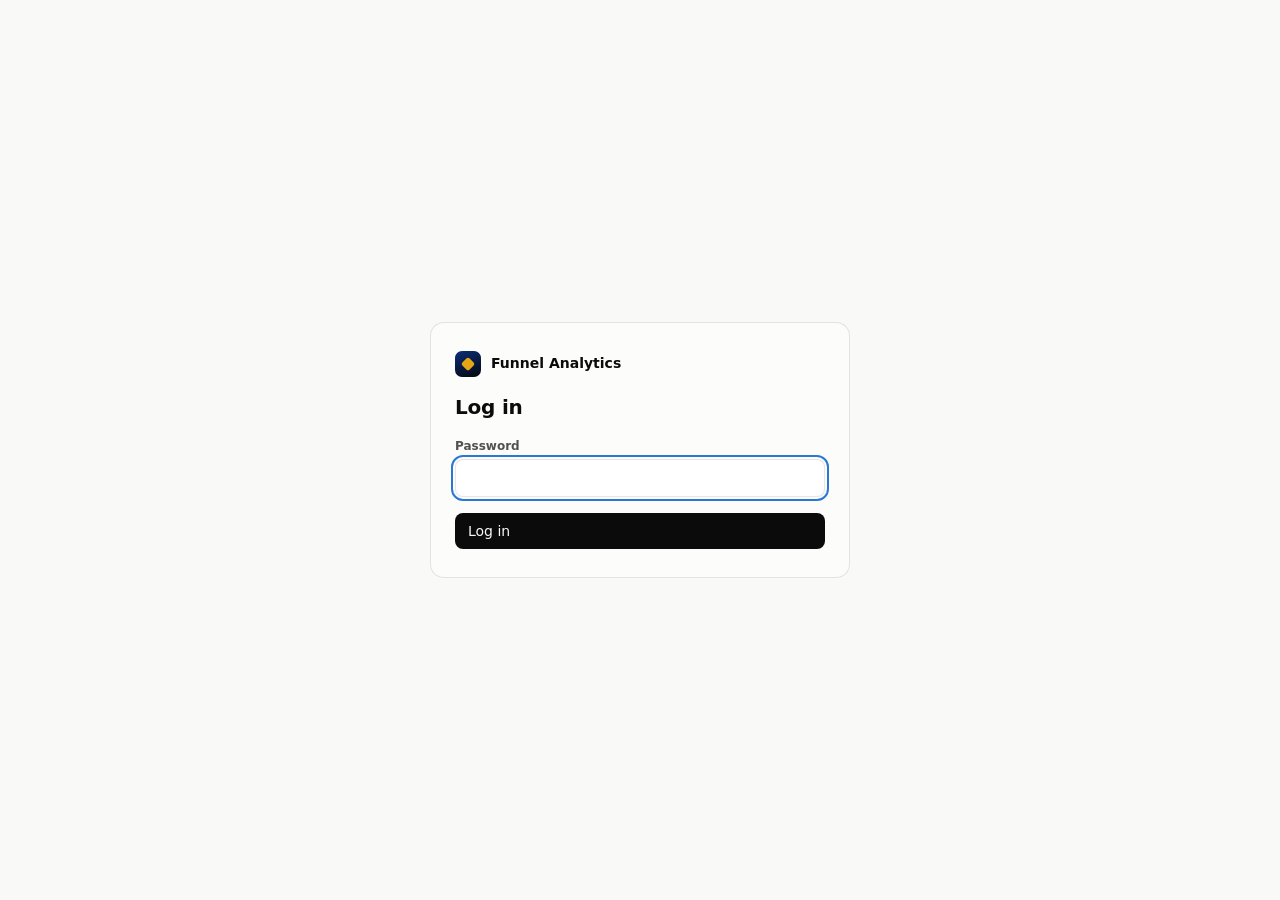
<file: admin/index.html>
<!doctype html>
<html lang="en">
<head>
<meta charset="utf-8">
<meta name="viewport" content="width=device-width, initial-scale=1">
<meta name="robots" content="noindex, nofollow">
<title>Henry FX · Funnel Analytics</title>
<link rel="icon" href="/favicon.ico?v=bw" sizes="any">
<!--
  /admin: the funnel's analytics dashboard. Data comes from /api/admin, which needs
  the ADMIN_PASSWORD set on Vercel. Everything on this page is filtered by the date range, source and
  A/B version in the bar at the top. The numbers come from assets/track.js (on the funnel pages, through
  assets/site/funnel.js) and
  /go/<name> short links. Setup steps: README.md → "Analytics dashboard (/admin)".
-->
<style>
:root {
  color-scheme: light;
  --font: system-ui, -apple-system, "Segoe UI", Roboto, "Helvetica Neue", Arial, sans-serif;
  --page: #f9f9f7;
  --surface: #fcfcfb;
  --raised: #ffffff;
  --ink: #0b0b0b;
  --ink-2: #52514e;
  --muted: #898781;
  --grid: #e1e0d9;
  --axis: #c3c2b7;
  --border: rgba(11, 11, 11, .10);
  --wash: rgba(11, 11, 11, .04);
  --good: #006300;
  --bad: #c42e2e;
  --accent: #2a78d6;
  --accent-wash: rgba(42, 120, 214, .10);
  --accent-ink: #1c5cab;
  --v1: #2a78d6;
  --v2: #eb6834;
  --gold: #e6a417;
  /* Traffic sources: each always wears its own color (stack order is the order below, checked for colorblind safety) */
  --c-youtube: #e34948;
  --c-facebook: #2a78d6;
  --c-instagram: #e87ba4;
  --c-email: #eda100;
  --c-tiktok: #1baf7a;
  --c-direct: #eb6834;
  --c-social: #6250d6;
  --c-search: #008300;
  --c-other: #a3a29b;
}
@media (prefers-color-scheme: dark) {
  :root:not([data-theme="light"]) {
    color-scheme: dark;
    --page: #0d0d0d; --surface: #1a1a19; --raised: #232321; --ink: #f0efec; --ink-2: #c3c2b7; --muted: #898781;
    --grid: #2c2c2a; --axis: #383835; --border: rgba(255, 255, 255, .10); --wash: rgba(255, 255, 255, .05);
    --good: #0ca30c; --bad: #e66767; --accent: #3987e5; --accent-wash: rgba(57, 135, 229, .14); --accent-ink: #86b6ef;
    --v1: #3987e5; --v2: #d95926;
    --c-youtube: #e66767; --c-facebook: #3987e5; --c-instagram: #d55181; --c-email: #c98500; --c-tiktok: #199e70;
    --c-direct: #d95926; --c-social: #9085e9; --c-search: #008300; --c-other: #6b6a64;
  }
}
:root[data-theme="dark"] {
  color-scheme: dark;
  --page: #0d0d0d; --surface: #1a1a19; --raised: #232321; --ink: #f0efec; --ink-2: #c3c2b7; --muted: #898781;
  --grid: #2c2c2a; --axis: #383835; --border: rgba(255, 255, 255, .10); --wash: rgba(255, 255, 255, .05);
  --good: #0ca30c; --bad: #e66767; --accent: #3987e5; --accent-wash: rgba(57, 135, 229, .14); --accent-ink: #86b6ef;
  --v1: #3987e5; --v2: #d95926;
  --c-youtube: #e66767; --c-facebook: #3987e5; --c-instagram: #d55181; --c-email: #c98500; --c-tiktok: #199e70;
  --c-direct: #d95926; --c-social: #9085e9; --c-search: #008300; --c-other: #6b6a64;
}

* { box-sizing: border-box; }
html, body { margin: 0; }
body { background: var(--page); color: var(--ink); font: 14px/1.45 var(--font); -webkit-font-smoothing: antialiased; }
[hidden] { display: none !important; }
button, input, select { font: inherit; color: inherit; }
a { color: var(--accent-ink); }
:focus-visible { outline: 2px solid var(--accent); outline-offset: 2px; }
.num { font-variant-numeric: tabular-nums; }
.muted { color: var(--muted); }
.sub { color: var(--ink-2); }
h1, h2, h3 { margin: 0; font-weight: 650; letter-spacing: -.01em; }
h2 { font-size: 15px; }
code, .mono { font-family: ui-monospace, SFMono-Regular, Menlo, Consolas, monospace; font-size: 12.5px; }

/* ---------- Buttons & fields ---------- */
.btn { display: inline-flex; align-items: center; gap: 6px; padding: 7px 12px; border-radius: 8px; border: 1px solid var(--border); background: var(--raised); cursor: pointer; white-space: nowrap; }
.btn:hover { background: var(--wash); }
.btn--primary { background: var(--ink); color: var(--page); border-color: transparent; }
.btn--primary:hover { background: var(--ink); opacity: .88; }
.btn--ghost { background: transparent; border-color: transparent; }
.btn--danger { color: var(--bad); }
.btn svg { width: 16px; height: 16px; flex: none; }
.field { display: grid; gap: 4px; }
.field > span { font-size: 12px; color: var(--ink-2); font-weight: 550; }
.input, .select { width: 100%; padding: 8px 10px; border-radius: 8px; border: 1px solid var(--border); background: var(--raised); min-height: 36px; }
.select { padding-right: 28px; appearance: none; background-image: url("data:image/svg+xml,%3Csvg xmlns='http://www.w3.org/2000/svg' viewBox='0 0 24 24' fill='none' stroke='%23898781' stroke-width='2'%3E%3Cpath d='M6 9l6 6 6-6'/%3E%3C/svg%3E"); background-repeat: no-repeat; background-position: right 8px center; background-size: 14px; }
.pill { display: inline-flex; align-items: center; gap: 6px; padding: 3px 9px; border-radius: 99px; background: var(--wash); font-size: 12px; color: var(--ink-2); white-space: nowrap; }
.badge { display: inline-block; padding: 1px 6px; border-radius: 4px; font-size: 11px; font-weight: 600; background: var(--wash); color: var(--ink-2); vertical-align: 1px; }
.badge--warn { background: rgba(230, 164, 23, .16); color: var(--ink); }

/* ---------- Screens ---------- */
.center { min-height: 100vh; display: grid; place-items: center; padding: 24px 16px; }
.panel { width: 100%; max-width: 420px; background: var(--surface); border: 1px solid var(--border); border-radius: 14px; padding: 28px 24px; display: grid; gap: 16px; }
.panel--wide { max-width: 640px; }
.panel h1 { font-size: 20px; }
.logo { display: inline-flex; align-items: center; gap: 10px; font-weight: 650; }
.logo i { width: 26px; height: 26px; border-radius: 7px; background: linear-gradient(160deg, #0c2f78, #04060c); display: grid; place-items: center; }
.logo i::after { content: ""; width: 10px; height: 10px; border-radius: 2px; background: var(--gold); transform: rotate(45deg); }
.steps { margin: 0; padding-left: 20px; display: grid; gap: 10px; color: var(--ink-2); }
.steps b { color: var(--ink); }
.error { color: var(--bad); margin: 0; font-size: 13px; }

/* ---------- Top bar & filters ---------- */
.top { position: sticky; top: 0; z-index: 20; background: color-mix(in srgb, var(--page) 88%, transparent); backdrop-filter: blur(10px); border-bottom: 1px solid var(--border); }
.top__row { max-width: 1280px; margin: 0 auto; padding: 10px 16px; display: flex; align-items: center; gap: 12px; flex-wrap: wrap; }
.tabs { display: flex; gap: 2px; padding: 3px; background: var(--wash); border-radius: 10px; }
.tab { padding: 5px 12px; border-radius: 7px; border: 0; background: transparent; cursor: pointer; color: var(--ink-2); font-weight: 550; }
.tab[aria-selected="true"] { background: var(--raised); color: var(--ink); box-shadow: 0 1px 2px rgba(0, 0, 0, .08); }
.spacer { flex: 1; }
.live { display: inline-flex; align-items: center; gap: 7px; font-size: 13px; color: var(--ink-2); }
.live i { width: 8px; height: 8px; border-radius: 50%; background: var(--muted); }
.live.is-on i { background: #0ca30c; box-shadow: 0 0 0 0 rgba(12, 163, 12, .5); animation: pulse 2s infinite; }
@keyframes pulse { 70% { box-shadow: 0 0 0 7px rgba(12, 163, 12, 0); } 100% { box-shadow: 0 0 0 0 rgba(12, 163, 12, 0); } }
@media (prefers-reduced-motion: reduce) { .live.is-on i { animation: none; } }
.filters { max-width: 1280px; margin: 0 auto; padding: 0 16px 10px; display: flex; align-items: flex-end; gap: 10px; flex-wrap: wrap; }
.filters .field { min-width: 150px; }
.filters .field--src { min-width: 220px; flex: 0 1 300px; }
.custom { display: flex; gap: 6px; align-items: flex-end; }
.custom .input { width: 150px; }
.updated { font-size: 12px; color: var(--muted); margin-left: auto; display: flex; align-items: center; gap: 8px; }
.chip-filter { display: inline-flex; align-items: center; gap: 6px; }

/* ---------- Layout ---------- */
.wrap { max-width: 1280px; margin: 0 auto; padding: 16px 16px 48px; display: grid; gap: 16px; }
.grid { display: grid; gap: 16px; grid-template-columns: repeat(12, minmax(0, 1fr)); }
.span-12 { grid-column: span 12; } .span-8 { grid-column: span 8; } .span-7 { grid-column: span 7; } .span-6 { grid-column: span 6; }
.span-5 { grid-column: span 5; } .span-4 { grid-column: span 4; }
@media (max-width: 960px) { .span-8, .span-7, .span-6, .span-5, .span-4 { grid-column: span 12; } }
.card { background: var(--surface); border: 1px solid var(--border); border-radius: 12px; padding: 16px; min-width: 0; transition: opacity .2s; }
.card__head { display: flex; align-items: baseline; gap: 10px; flex-wrap: wrap; margin-bottom: 12px; }
.card__head p { margin: 0; color: var(--muted); font-size: 12.5px; }
.card__head .spacer { flex: 1; }
.is-loading .card { opacity: .55; }
.note { margin: 10px 0 0; font-size: 12.5px; color: var(--muted); }
.banner { display: flex; gap: 12px; align-items: center; flex-wrap: wrap; padding: 12px 14px; border-radius: 10px; background: var(--accent-wash); border: 1px solid var(--border); }
.banner p { margin: 0; flex: 1; min-width: 220px; }
.empty { padding: 28px 12px; text-align: center; color: var(--muted); }

/* ---------- KPI tiles ---------- */
.kpis { display: grid; gap: 12px; grid-template-columns: repeat(auto-fit, minmax(170px, 1fr)); }
.kpi { background: var(--surface); border: 1px solid var(--border); border-radius: 12px; padding: 14px 14px 10px; display: grid; gap: 2px; min-width: 0; transition: opacity .2s; }
.kpi__label { font-size: 12.5px; color: var(--ink-2); font-weight: 550; }
.kpi__value { font-size: 28px; font-weight: 650; letter-spacing: -.02em; line-height: 1.15; }
.kpi__meta { display: flex; gap: 8px; align-items: baseline; flex-wrap: wrap; font-size: 12px; color: var(--muted); min-height: 18px; }
.kpi--hero .kpi__value { font-size: 48px; }
.delta { font-weight: 600; font-variant-numeric: tabular-nums; }
.delta.up { color: var(--good); } .delta.down { color: var(--bad); } .delta.flat { color: var(--muted); }
.spark { height: 28px; margin-top: 4px; }
.spark svg { display: block; width: 100%; height: 28px; overflow: visible; }

/* ---------- Funnel ---------- */
.funnel { display: grid; gap: 6px; }
.fstep { display: grid; grid-template-columns: minmax(150px, 220px) 1fr 64px 92px; gap: 12px; align-items: center; padding: 4px 6px; border-radius: 8px; }
.fstep:hover { background: var(--wash); }
.fstep__label { font-weight: 550; overflow: hidden; text-overflow: ellipsis; }
.fstep__label small { display: block; font-weight: 400; color: var(--muted); font-size: 11.5px; }
.track { position: relative; height: 22px; }
.track span { position: absolute; left: 0; top: 0; bottom: 0; background: var(--accent); border-radius: 0 4px 4px 0; min-width: 2px; }
.fstep__n { text-align: right; font-weight: 650; }
.fstep__pct { text-align: right; font-size: 12px; color: var(--ink-2); line-height: 1.25; }
.fstep__pct b { display: block; font-weight: 600; color: var(--ink); }
.fstep.is-drop { background: rgba(230, 164, 23, .10); }
.drop { font-size: 12px; color: var(--bad); font-weight: 600; }
.callout { margin-top: 12px; padding: 10px 12px; border-left: 3px solid var(--gold); background: var(--wash); border-radius: 0 8px 8px 0; font-size: 13px; }
@media (max-width: 640px) {
  .fstep { grid-template-columns: 1fr 64px 80px; row-gap: 4px; }
  .fstep .track { grid-column: 1 / -1; grid-row: 2; height: 14px; }
}

/* ---------- Charts ---------- */
.chart { position: relative; width: 100%; }
.chart svg { display: block; width: 100%; overflow: visible; }
.chart text { font-size: 11px; fill: var(--muted); font-variant-numeric: tabular-nums; }
.legend { display: flex; flex-wrap: wrap; gap: 6px 14px; margin: 0 0 10px; padding: 0; list-style: none; font-size: 12.5px; color: var(--ink-2); }
.legend li { display: inline-flex; align-items: center; gap: 6px; }
.legend i { width: 10px; height: 10px; border-radius: 3px; flex: none; }
.legend i.line { height: 2px; width: 14px; border-radius: 1px; }
.seg { display: inline-flex; padding: 2px; background: var(--wash); border-radius: 8px; gap: 2px; flex-wrap: wrap; }
.seg button { border: 0; background: transparent; padding: 4px 10px; border-radius: 6px; cursor: pointer; color: var(--ink-2); font-size: 12.5px; font-weight: 550; }
.seg button[aria-pressed="true"] { background: var(--raised); color: var(--ink); box-shadow: 0 1px 2px rgba(0, 0, 0, .08); }
.col-hit { cursor: default; }
.col-hit:hover rect.hl, .col-hit:focus rect.hl { fill: var(--wash); }
.col-hit:focus { outline: none; }
.linkbtn { background: none; border: 0; padding: 0; color: var(--accent-ink); cursor: pointer; font-size: 12.5px; text-decoration: underline; text-underline-offset: 2px; }
#tooltip { position: fixed; z-index: 50; pointer-events: none; background: var(--raised); border: 1px solid var(--border); border-radius: 8px; padding: 8px 10px; box-shadow: 0 6px 24px rgba(0, 0, 0, .14); font-size: 12.5px; min-width: 140px; max-width: 280px; }
#tooltip .tt-title { color: var(--ink-2); margin-bottom: 4px; }
#tooltip .tt-row { display: flex; align-items: center; gap: 8px; }
#tooltip .tt-row b { font-variant-numeric: tabular-nums; min-width: 34px; }
#tooltip .tt-row i { width: 12px; height: 2px; border-radius: 1px; flex: none; }
#tooltip .tt-row span { color: var(--ink-2); }

/* ---------- Tables ---------- */
.table-wrap { overflow-x: auto; margin: 0 -16px; padding: 0 16px; }
table { width: 100%; border-collapse: collapse; font-size: 13px; }
th, td { padding: 8px 10px; text-align: right; border-bottom: 1px solid var(--grid); white-space: nowrap; }
th:first-child, td:first-child { text-align: left; padding-left: 0; }
th { font-size: 12px; font-weight: 600; color: var(--ink-2); }
th button { border: 0; background: none; padding: 0; font: inherit; color: inherit; cursor: pointer; }
th button[aria-sort]::after { content: " ↓"; }
th button[aria-sort="ascending"]::after { content: " ↑"; }
td { font-variant-numeric: tabular-nums; }
tr.group td { background: var(--wash); font-weight: 600; }
tr.group td:first-child { padding-left: 8px; border-radius: 6px 0 0 6px; }
tr.link-row td:first-child { padding-left: 22px; }
tr.clickable { cursor: pointer; }
tr.clickable:hover td { background: var(--wash); }
.dot { display: inline-block; width: 9px; height: 9px; border-radius: 3px; margin-right: 7px; vertical-align: 0; }
.cell-name { display: inline-flex; flex-direction: column; max-width: 320px; white-space: normal; }
.cell-name small { color: var(--muted); font-size: 11.5px; }
.minibar { display: inline-block; height: 6px; border-radius: 0 3px 3px 0; background: var(--accent); vertical-align: middle; margin-left: 6px; min-width: 1px; }

/* ---------- Videos ---------- */
.vstats { display: grid; grid-template-columns: repeat(auto-fit, minmax(130px, 1fr)); gap: 10px; margin-bottom: 14px; }
.vstat { padding: 10px 12px; border-radius: 10px; background: var(--wash); }
.vstat b { display: block; font-size: 20px; font-weight: 650; }
.vstat span { font-size: 12px; color: var(--ink-2); }

/* ---------- A/B ---------- */
.ab { display: grid; gap: 4px; }
.abrow { display: grid; grid-template-columns: minmax(140px, 200px) 1fr; gap: 12px; align-items: center; padding: 6px 0; border-bottom: 1px solid var(--grid); }
.abrow:last-child { border-bottom: 0; }
.abbars { display: grid; gap: 3px; }
.abbar { display: grid; grid-template-columns: 1fr 120px; gap: 8px; align-items: center; font-size: 12.5px; }
.abbar .track { height: 10px; }
.abbar .track span { border-radius: 0 3px 3px 0; }
.abbar em { font-style: normal; color: var(--ink-2); text-align: right; font-variant-numeric: tabular-nums; }
.abbar em b { color: var(--ink); }
.verdict { margin-top: 12px; display: flex; gap: 10px; align-items: flex-start; padding: 12px; border-radius: 10px; background: var(--wash); }
.verdict svg { width: 20px; height: 20px; flex: none; margin-top: 1px; }

/* ---------- Bars list (questions, audience) ---------- */
.bars { display: grid; gap: 7px; }
.barrow { display: grid; grid-template-columns: minmax(110px, 170px) 1fr 56px 54px; gap: 10px; align-items: center; font-size: 13px; }
.barrow .track { height: 12px; }
.barrow .track span { border-radius: 0 3px 3px 0; }
.barrow > b { text-align: right; font-variant-numeric: tabular-nums; }
.barrow > em { font-style: normal; text-align: right; color: var(--ink-2); font-size: 12px; font-variant-numeric: tabular-nums; }
.barrow > span:first-child { overflow: hidden; text-overflow: ellipsis; white-space: nowrap; }
.bars-head { display: grid; grid-template-columns: minmax(110px, 170px) 1fr 56px 54px; gap: 10px; font-size: 11.5px; color: var(--muted); }
.bars-head span:nth-child(3), .bars-head span:nth-child(4) { text-align: right; }
.cols3 { display: grid; gap: 20px; grid-template-columns: repeat(auto-fit, minmax(260px, 1fr)); }
.cols3 h3, .cols2 h3 { font-size: 13px; margin-bottom: 8px; }
.cols2 { display: grid; gap: 24px; grid-template-columns: repeat(auto-fit, minmax(300px, 1fr)); }

/* ---------- Feed ---------- */
.feed { list-style: none; margin: 0; padding: 0; display: grid; max-height: 480px; overflow-y: auto; }
.feed li { display: grid; grid-template-columns: 22px 1fr auto; gap: 10px; padding: 8px 2px; border-bottom: 1px solid var(--grid); align-items: start; }
.feed li:last-child { border-bottom: 0; }
.feed .ic { width: 22px; height: 22px; border-radius: 6px; display: grid; place-items: center; background: var(--wash); }
.feed .ic svg { width: 13px; height: 13px; }
.feed .ic.good { background: rgba(12, 163, 12, .14); color: var(--good); }
.feed .ic.gold { background: rgba(230, 164, 23, .18); color: #9a6b00; }
.feed p { margin: 0; }
.feed small { color: var(--muted); }
.feed time { color: var(--muted); font-size: 12px; white-space: nowrap; }
.livebox { display: flex; gap: 8px; flex-wrap: wrap; margin-bottom: 10px; }

/* ---------- Links tab ---------- */
.create { display: grid; gap: 12px; grid-template-columns: repeat(auto-fit, minmax(180px, 1fr)); align-items: end; }
.suggest { display: flex; gap: 6px; flex-wrap: wrap; }
.suggest button { border: 1px dashed var(--axis); background: transparent; border-radius: 99px; padding: 4px 10px; cursor: pointer; font-size: 12.5px; color: var(--ink-2); }
.suggest button:hover { border-style: solid; color: var(--ink); }
.short { display: inline-flex; align-items: center; gap: 6px; }
.short code { padding: 3px 6px; border-radius: 6px; background: var(--wash); }
.short small { min-width: 64px; color: var(--muted); font-size: 11px; }
.linkpair { display: grid; gap: 6px; justify-items: start; }
.made { display: flex; flex-wrap: wrap; gap: 10px; align-items: center; padding: 12px; border-radius: 10px; background: rgba(12, 163, 12, .10); }
.made code { font-size: 14px; }

dialog { border: 1px solid var(--border); border-radius: 14px; background: var(--surface); color: var(--ink); padding: 20px; width: min(440px, calc(100vw - 32px)); }
dialog::backdrop { background: rgba(0, 0, 0, .35); }
dialog h2 { margin-bottom: 12px; }
.menu { display: grid; gap: 14px; }
.menu label.row { display: flex; gap: 10px; align-items: flex-start; cursor: pointer; }
.menu label.row input { margin-top: 3px; }
.menu hr { border: 0; border-top: 1px solid var(--grid); margin: 0; width: 100%; }
.foot { text-align: center; color: var(--muted); font-size: 12px; padding: 8px 16px 32px; }
.toast { position: fixed; left: 50%; bottom: 20px; transform: translateX(-50%); background: var(--ink); color: var(--page); padding: 9px 14px; border-radius: 8px; font-size: 13px; z-index: 60; }
@media (max-width: 640px) {
  .top { position: static; }
  .feed { max-height: 360px; }
  .filters .field, .filters .field--src { min-width: 0; flex: 1 1 140px; }
  .updated { margin-left: 0; width: 100%; }
  .kpi__value { font-size: 24px; }
  .kpi--hero .kpi__value { font-size: 36px; }
  .barrow, .bars-head { grid-template-columns: minmax(90px, 120px) 1fr 44px 46px; gap: 8px; }
  .abrow { grid-template-columns: 1fr; gap: 6px; }
}
</style>
</head>
<body>

<!-- Login -->
<section class="center" id="screen-login" hidden>
  <form class="panel" id="login-form">
    <span class="logo"><i></i>Funnel Analytics</span>
    <h1>Log in</h1>
    <label class="field"><span>Password</span><input class="input" type="password" name="password" autocomplete="current-password" required autofocus></label>
    <p class="error" id="login-error" hidden></p>
    <button class="btn btn--primary" type="submit">Log in</button>
  </form>
</section>

<!-- First-time setup (shown when the database or password isn't set on Vercel yet) -->
<section class="center" id="screen-setup" hidden>
  <div class="panel panel--wide">
    <span class="logo"><i></i>Funnel Analytics</span>
    <h1>Almost there: 3 quick steps on Vercel</h1>
    <ol class="steps">
      <li id="setup-db"><b>Add the database.</b> Vercel → this project → <b>Storage</b> → <b>Create Database</b> → <b>Upstash for Redis</b> (the free plan is fine) → connect it to this project, all environments.</li>
      <li id="setup-pw"><b>Pick a password for this page.</b> Vercel → this project → <b>Settings → Environment Variables</b> → add <code>ADMIN_PASSWORD</code> with the password you want.</li>
      <li><b>Redeploy.</b> Vercel → <b>Deployments</b> → the ⋯ menu on the latest one → <b>Redeploy</b>. Then reload this page.</li>
    </ol>
    <p class="muted" style="margin:0">Optional: <code>TRACK_TIMEZONE</code> (e.g. <code>America/Los_Angeles</code>) sets which time zone "today" uses. The default is New York time.</p>
    <p class="error" id="setup-error" hidden></p>
    <button class="btn" type="button" onclick="location.reload()">I've done it, check again</button>
  </div>
</section>

<!-- Dashboard -->
<div id="screen-main" hidden>
  <header class="top">
    <div class="top__row">
      <span class="logo"><i></i>Funnel Analytics</span>
      <nav class="tabs" role="tablist" aria-label="Sections">
        <button class="tab" role="tab" id="tab-btn-dashboard" aria-selected="true" aria-controls="tab-dashboard" data-tab="dashboard">Dashboard</button>
        <button class="tab" role="tab" id="tab-btn-links" aria-selected="false" aria-controls="tab-links" data-tab="links">Tracked links</button>
      </nav>
      <span class="spacer"></span>
      <span class="live" id="live" title="People with activity on the funnel in the last 5 minutes"><i></i><span id="live-text">—</span></span>
      <button class="btn btn--ghost" type="button" id="open-settings" aria-label="Settings">
        <svg viewBox="0 0 24 24" fill="none" stroke="currentColor" stroke-width="2" stroke-linecap="round" stroke-linejoin="round" aria-hidden="true"><circle cx="12" cy="12" r="3"/><path d="M19.4 15a1.7 1.7 0 0 0 .3 1.8l.1.1a2 2 0 1 1-2.8 2.8l-.1-.1a1.7 1.7 0 0 0-1.8-.3 1.7 1.7 0 0 0-1 1.5V21a2 2 0 1 1-4 0v-.1a1.7 1.7 0 0 0-1.1-1.5 1.7 1.7 0 0 0-1.8.3l-.1.1a2 2 0 1 1-2.8-2.8l.1-.1a1.7 1.7 0 0 0 .3-1.8 1.7 1.7 0 0 0-1.5-1H3a2 2 0 1 1 0-4h.1a1.7 1.7 0 0 0 1.5-1.1 1.7 1.7 0 0 0-.3-1.8l-.1-.1a2 2 0 1 1 2.8-2.8l.1.1a1.7 1.7 0 0 0 1.8.3H9a1.7 1.7 0 0 0 1-1.5V3a2 2 0 1 1 4 0v.1a1.7 1.7 0 0 0 1 1.5 1.7 1.7 0 0 0 1.8-.3l.1-.1a2 2 0 1 1 2.8 2.8l-.1.1a1.7 1.7 0 0 0-.3 1.8V9a1.7 1.7 0 0 0 1.5 1H21a2 2 0 1 1 0 4h-.1a1.7 1.7 0 0 0-1.5 1z"/></svg>
      </button>
    </div>
    <div class="filters" id="filters">
      <label class="field"><span>Date range</span>
        <select class="select" id="f-range">
          <option value="today">Today</option>
          <option value="yesterday">Yesterday</option>
          <option value="7d">Last 7 days</option>
          <option value="30d">Last 30 days</option>
          <option value="90d">Last 90 days</option>
          <option value="month">This month</option>
          <option value="lastmonth">Last month</option>
          <option value="all">All time</option>
          <option value="custom">Custom…</option>
        </select>
      </label>
      <div class="custom" id="f-custom" hidden>
        <label class="field"><span>From</span><input class="input" type="date" id="f-from"></label>
        <label class="field"><span>To</span><input class="input" type="date" id="f-to"></label>
        <button class="btn" type="button" id="f-apply">Apply</button>
      </div>
      <label class="field field--src" data-dash-only><span>Traffic source</span><select class="select" id="f-src"><option value="">All sources</option></select></label>
      <label class="field" data-dash-only><span>Page 2 version (A/B)</span>
        <select class="select" id="f-ver">
          <option value="">Both versions</option>
          <option value="V1">V1 · /apply (questions)</option>
          <option value="V2">V2 · /apply-2 (form + calendar)</option>
        </select>
      </label>
      <div class="updated"><span id="updated">Loading…</span><button class="btn" type="button" id="refresh">Refresh</button></div>
    </div>
  </header>

  <main class="wrap" id="tab-dashboard" role="tabpanel" aria-labelledby="tab-btn-dashboard">
    <div class="banner" id="self-banner" hidden>
      <p><b>Your own visits from this browser are being counted.</b> Testing the funnel here adds to the numbers.</p>
      <button class="btn" type="button" id="self-stop">Stop counting this browser</button>
      <button class="btn btn--ghost" type="button" id="self-keep">Keep counting</button>
    </div>
    <div class="banner" id="empty-banner" hidden>
      <p><b>No visits in this range yet.</b> Make a tracked link for each place you post (<button class="linkbtn" type="button" data-goto="links">Tracked links</button>), and visits show up here within seconds.</p>
    </div>
    <div class="banner" id="filter-banner" hidden></div>

    <section class="kpis" id="kpis" aria-label="Key numbers"></section>

    <div class="grid">
      <section class="card span-7" aria-labelledby="funnel-title">
        <div class="card__head"><h2 id="funnel-title">Funnel: where people drop off</h2><p id="funnel-sub">Each person counted once per step</p></div>
        <div class="funnel" id="funnel"></div>
        <div id="funnel-callout"></div>
        <p class="note" id="funnel-note"></p>
      </section>
      <section class="card span-5" aria-labelledby="feed-title">
        <div class="card__head"><h2 id="feed-title">Live activity</h2><p>Latest first · refreshes every 30 seconds</p></div>
        <div class="livebox" id="livebox"></div>
        <ul class="feed" id="feed"></ul>
      </section>
    </div>

    <section class="card" aria-labelledby="time-title">
      <div class="card__head">
        <h2 id="time-title">Over time</h2><p id="time-sub"></p><span class="spacer"></span>
        <div class="seg" id="time-metric" role="group" aria-label="Number to chart">
          <button type="button" data-m="visitors" aria-pressed="true">Visitors</button>
          <button type="button" data-m="clicks" aria-pressed="false">Link clicks</button>
          <button type="button" data-m="optins" aria-pressed="false">Opt-ins</button>
          <button type="button" data-m="apps" aria-pressed="false">Applications</button>
          <button type="button" data-m="booked" aria-pressed="false">Calls booked</button>
        </div>
      </div>
      <ul class="legend" id="time-legend"></ul>
      <div class="chart" id="time-chart"></div>
      <p class="note"><button class="linkbtn" type="button" data-table="time">Show as a table</button></p>
      <div class="table-wrap" id="time-table" hidden></div>
    </section>

    <section class="card" aria-labelledby="src-title">
      <div class="card__head"><h2 id="src-title">Traffic sources</h2><p>Click a row to filter the whole dashboard to it</p></div>
      <div class="table-wrap"><table id="src-table"></table></div>
      <p class="note">“Clicks” counts taps on your <b>/go/…</b> short links (bots and link previews left out). “Visitors” are the people who then loaded the funnel; the gap between them is people who left before the page opened. Sources without a short link are worked out from the site or app they came from.</p>
    </section>

    <section class="card" aria-labelledby="vid-title">
      <div class="card__head"><h2 id="vid-title">Videos: who pressed play and where they stopped watching</h2><span class="spacer"></span><label class="field" style="min-width:220px"><span class="muted" style="font-size:12px">Video</span><select class="select" id="vid-pick"></select></label></div>
      <div class="vstats" id="vid-stats"></div>
      <ul class="legend" id="vid-legend"></ul>
      <div class="chart" id="vid-chart"></div>
      <div id="vid-callout"></div>
      <p class="note">Only watching <b>with sound</b> counts: the VSL starts muted on its own, so "pressed play" means they clicked "Click to listen" (or play). Skipping ahead doesn't count as watching the part skipped. <button class="linkbtn" type="button" data-table="vid">Show as a table</button></p>
      <div class="table-wrap" id="vid-table" hidden></div>
      <h3 style="font-size:13px;margin:18px 0 6px">All videos</h3>
      <div class="table-wrap"><table id="vid-all"></table></div>
    </section>

    <div class="grid">
      <section class="card span-7" aria-labelledby="ab-title">
        <div class="card__head"><h2 id="ab-title">A/B test: page 2, V1 vs V2</h2><p>Out of the people who reached each version</p></div>
        <ul class="legend"><li><i style="background:var(--v1)"></i>V1 · /apply (one question at a time)</li><li><i style="background:var(--v2)"></i>V2 · /apply-2 (form beside the calendar)</li></ul>
        <div class="ab" id="ab"></div>
        <div id="ab-verdict"></div>
      </section>
      <section class="card span-5" aria-labelledby="pages-title">
        <div class="card__head"><h2 id="pages-title">Pages &amp; buttons</h2></div>
        <div class="table-wrap"><table id="pages"></table></div>
      </section>
    </div>

    <section class="card" aria-labelledby="q-title">
      <div class="card__head"><h2 id="q-title">Application: which questions people answered</h2><p>Out of the people who reached each page 2</p></div>
      <div class="cols2" id="questions"></div>
    </section>

    <section class="card" aria-labelledby="aud-title">
      <div class="card__head"><h2 id="aud-title">Audience</h2><p id="aud-sub">New visitors, and what share of them opted in</p></div>
      <div class="cols3" id="audience"></div>
    </section>
  </main>

  <main class="wrap" id="tab-links" role="tabpanel" aria-labelledby="tab-btn-links" hidden>
    <section class="card">
      <div class="card__head"><h2>Make a tracked link</h2><p>One link per place you post it, so you can see exactly which one brings people in</p></div>
      <div class="suggest" id="suggest" aria-label="Quick start"></div>
      <form class="create" id="link-form" style="margin-top:14px">
        <label class="field"><span>Where you'll post it</span>
          <select class="select" name="channel" required>
            <option value="youtube">YouTube</option><option value="instagram">Instagram</option><option value="tiktok">TikTok</option>
            <option value="facebook">Facebook</option><option value="x">X / Twitter</option><option value="threads">Threads</option>
            <option value="snapchat">Snapchat</option><option value="discord">Discord</option><option value="email">Email</option>
            <option value="sms">SMS</option><option value="google">Google / ads</option><option value="other">Other</option>
          </select>
        </label>
        <label class="field"><span>Name (what it is)</span><input class="input" name="name" placeholder="e.g. Instagram bio" required maxlength="80"></label>
        <label class="field"><span>Short link</span><input class="input mono" name="slug" placeholder="ig-bio" required pattern="[a-z0-9][a-z0-9\-]{0,39}" maxlength="40" title="a–z, 0–9 and dashes"></label>
        <label class="field"><span>Goes to</span>
          <select class="select" name="dest">
            <option value="/discord">Opt-in page (/discord)</option>
            <option value="/apply">Application V1 (/apply, one question at a time)</option>
            <option value="/apply-2">Application V2 (/apply-2, form + calendar)</option>
            <option value="/booking">Booking page (/booking, just the calendar)</option>
            <option value="custom">Another link…</option>
          </select>
        </label>
        <label class="field" id="dest-custom" hidden><span>Link (https://…)</span><input class="input" name="destUrl" placeholder="https://discord.gg/…"></label>
        <input type="hidden" name="editing">
        <button class="btn btn--primary" type="submit" id="link-save">Make link</button>
      </form>
      <p class="error" id="link-error" hidden></p>
      <div class="made" id="link-made" hidden style="margin-top:14px"></div>
      <p class="note">Short links look like <code id="example-link">/go/ig-bio</code>. Each tap is counted, then the person goes straight on to the page, so it's as fast as a normal link. You can change where a link goes later without changing the link itself.</p>
      <p class="note"><b>For Instagram</b>, use the link's "Instagram" version (like <code>/discord?ref=ig-bio</code>): it's the page itself with no redirect, which is one less thing for Instagram's link checks to look at. Visitors, opt-ins and bookings still count for the link; only its Clicks column stays at 0.</p>
    </section>
    <section class="card">
      <div class="card__head"><h2>Your links</h2><p id="links-sub">Numbers for the date range at the top</p></div>
      <div class="table-wrap"><table id="links-table"></table></div>
    </section>
  </main>
  <p class="foot" id="foot"></p>
</div>

<dialog id="settings">
  <h2>Settings</h2>
  <div class="menu">
    <label class="row"><input type="checkbox" id="set-ignore"><span><b>Don't count my visits on this browser</b><br><span class="muted">So testing the funnel here doesn't add to the numbers. On your phone, open any funnel page with <code>?rt=off</code> at the end once to do the same.</span></span></label>
    <label class="field"><span>Theme</span>
      <select class="select" id="set-theme"><option value="">Match my device</option><option value="light">Light</option><option value="dark">Dark</option></select>
    </label>
    <hr>
    <div><button class="btn btn--danger" type="button" id="set-reset">Delete all numbers…</button><p class="note" style="margin-top:6px">Starts the counts from zero (e.g. after testing). Your tracked links stay.</p></div>
    <hr>
    <div style="display:flex;gap:8px;justify-content:space-between"><button class="btn" type="button" id="set-logout">Log out</button><button class="btn btn--primary" type="button" id="set-close">Done</button></div>
  </div>
</dialog>
<div id="tooltip" role="tooltip" hidden></div>

<script>
"use strict";
/* =======================================================================
   Labels. Funnel steps, videos and questions match what the pages send (assets/track.js, index.html).
   ======================================================================= */
const CHANNELS = {   // in chart stacking order; colors in the CSS (--c-…)
  youtube: "YouTube", facebook: "Facebook", instagram: "Instagram", email: "Email & SMS", tiktok: "TikTok",
  direct: "Direct / unknown", social: "Other social", search: "Google & search", other: "Other sites & embeds",
};
// The channel picked for a short link, or guessed from a site/app/UTM name → the channel group above.
const CHANNEL_OF = {
  youtube: "youtube", yt: "youtube", instagram: "instagram", ig: "instagram", insta: "instagram", tiktok: "tiktok", tt: "tiktok",
  facebook: "facebook", fb: "facebook", meta: "facebook", email: "email", mail: "email", newsletter: "email", sms: "email", text: "email",
  x: "social", twitter: "social", tw: "social", threads: "social", snapchat: "social", snap: "social", discord: "social", dc: "social",
  reddit: "social", linkedin: "social", telegram: "social", whatsapp: "social", google: "search", search: "search", bing: "search",
  direct: "direct", linkinbio: "other",
};
const PLATFORM = { youtube: "YouTube", instagram: "Instagram", tiktok: "TikTok", facebook: "Facebook", x: "X", threads: "Threads", snapchat: "Snapchat",
  discord: "Discord", reddit: "Reddit", linkedin: "LinkedIn", email: "Email", sms: "SMS", google: "Google", search: "Search engines", telegram: "Telegram",
  whatsapp: "WhatsApp", linkinbio: "Link-in-bio page", direct: "Direct / unknown", other: "Other" };
const VIDEOS = {
  vsl: "Main VSL (page 2)", nextSteps: "Thank-you video (/booked)", faqInside: "FAQ: What's inside?", faqLegit: "FAQ: Is Ace Trades legit?",
  faqWho: "FAQ: Henry or an assistant?", faqTime: "FAQ: With a full-time job?", faqMoney: "FAQ: How much money do I need?",
};
const QUESTIONS = {
  a1: { title: "V1 · /apply (one question at a time)", page: "apply", ver: "V1", list: [["situation", "1. Situation"], ["goal", "2. Biggest goal"], ["obstacles", "3. Obstacles (written)"], ["instagram", "4. Instagram"], ["investment", "5. Investment"]] },
  a2: { title: "V2 · /apply-2 (form beside the calendar)", page: "apply2", ver: "V2", list: [["experience", "Experience"], ["motivation", "Main goal"], ["investment", "Money to invest"], ["reason", "Biggest issue"], ["ready", "Ready to fix it?"], ["instagram", "Instagram"]] },
};
const PAGES = [["discord", "/discord", "Opt-in"], ["apply", "/apply", "Page 2, V1"], ["apply2", "/apply-2", "Page 2, V2"], ["booking", "/booking", "Booking page (DMs)"], ["booked", "/booked", "After booking"]];
const BUTTONS = [["s:optin_error", "Saw an error on the opt-in form"], ["s:nq_discord", "Didn't qualify: Join The Free Discord"],
  ["s:addcal_google", "/booked: Add to Google Calendar"], ["s:addcal_apple", "/booked: Add to Apple Calendar"], ["s:addcal_outlook", "/booked: Add to Outlook"]];
const DEVICES = { iphone: "iPhone", android: "Android", desktop: "Computer", tablet: "Tablet / iPad", mobile: "Other phone" };
const APPS = { instagram: "Instagram app", tiktok: "TikTok app", facebook: "Facebook app", youtube: "YouTube app", snapchat: "Snapchat app", x: "X app", linkedin: "LinkedIn app",
  google: "Google app", safari: "Safari", chrome: "Chrome", firefox: "Firefox", edge: "Edge", samsung: "Samsung Internet", other: "Other" };
const SUGGEST = [
  ["instagram", "Instagram bio", "ig-bio"], ["instagram", "Instagram story", "ig-story"], ["instagram", "Instagram DMs", "ig-dm"],
  ["instagram", "DM setters: booking page", "dm-booking", "/booking"],
  ["instagram", "Instagram reel caption / comments", "ig-reel"], ["youtube", "YouTube channel bio", "yt-bio"], ["youtube", "YouTube video description", "yt-desc"],
  ["tiktok", "TikTok bio", "tt-bio"], ["discord", "Discord announcement", "discord"], ["email", "Email newsletter", "email"],
];

/* =======================================================================
   Little helpers
   ======================================================================= */
const $ = (s, r = document) => r.querySelector(s);
const $$ = (s, r = document) => [...r.querySelectorAll(s)];
// h("div", { class: "x", onclick }, "text", child…). Text always goes in as text, never as HTML.
function h(tag, attrs = {}, ...kids) {
  const e = document.createElement(tag);
  Object.entries(attrs || {}).forEach(([k, v]) => {
    if (v == null || v === false) return;
    if (k.startsWith("on")) e.addEventListener(k.slice(2), v);
    else if (k === "style" && typeof v === "object") Object.assign(e.style, v);
    else e.setAttribute(k, v === true ? "" : v);
  });
  kids.flat().forEach(k => { if (k != null && k !== false) e.append(k instanceof Node ? k : String(k)); });
  return e;
}
const NS = "http://www.w3.org/2000/svg";
function s(tag, attrs = {}, ...kids) {
  const e = document.createElementNS(NS, tag);
  Object.entries(attrs).forEach(([k, v]) => { if (v != null) e.setAttribute(k, v); });
  kids.flat().forEach(k => { if (k != null) e.append(k instanceof Node ? k : String(k)); });
  return e;
}
const svgIcon = d => { const e = s("svg", { viewBox: "0 0 24 24", fill: "none", stroke: "currentColor", "stroke-width": 2.2, "stroke-linecap": "round", "stroke-linejoin": "round", "aria-hidden": "true" }); e.innerHTML = d; return e; };
const ICON = {
  click: '<path d="M9 9l10 4-4 2-2 4z"/><path d="M5 3v3M3 5h3M14 4l-1.5 1.5M4 14l1.5-1.5"/>',
  user: '<circle cx="12" cy="8" r="4"/><path d="M4 21c1.5-4 4.5-6 8-6s6.5 2 8 6"/>',
  mail: '<rect x="3" y="5" width="18" height="14" rx="2"/><path d="m3 7 9 6 9-6"/>',
  form: '<rect x="5" y="3" width="14" height="18" rx="2"/><path d="M9 8h6M9 12h6M9 16h3"/>',
  x: '<path d="M6 6l12 12M18 6L6 18"/>',
  cal: '<rect x="3" y="5" width="18" height="16" rx="2"/><path d="M3 10h18M8 3v4M16 3v4"/><path d="m9 15 2 2 4-4"/>',
  check: '<path d="M5 12.5l4.5 4.5L19 7.5"/>',
  info: '<circle cx="12" cy="12" r="9"/><path d="M12 11v5M12 8v.5"/>',
  trophy: '<path d="M8 21h8M12 17v4M7 4h10v5a5 5 0 0 1-10 0z"/><path d="M17 5h3v2a3 3 0 0 1-3 3M7 5H4v2a3 3 0 0 0 3 3"/>',
};

const nf = new Intl.NumberFormat("en-US");
const fmt = n => nf.format(Math.round(n || 0));
const compact = n => n >= 10000 ? new Intl.NumberFormat("en-US", { notation: "compact", maximumFractionDigits: 1 }).format(n) : fmt(n);
const pct = (a, b) => (b > 0 ? a / b : null);
function fmtPct(r) {
  if (r == null || !isFinite(r)) return "–";
  const p = r * 100;
  return (p > 0 && p < 10 ? p.toFixed(1) : Math.round(p)) + "%";
}
const regionName = (() => { try { const d = new Intl.DisplayNames(["en"], { type: "region" }); return c => (c === "XX" ? "Unknown" : d.of(c) || c); } catch { return c => c; } })();
const DAY = 864e5;
const addDays = (d, n) => new Date(Date.parse(d + "T00:00:00Z") + n * DAY).toISOString().slice(0, 10);
const dayDiff = (a, b) => Math.round((Date.parse(b + "T00:00:00Z") - Date.parse(a + "T00:00:00Z")) / DAY);
const MONTHS = ["Jan", "Feb", "Mar", "Apr", "May", "Jun", "Jul", "Aug", "Sep", "Oct", "Nov", "Dec"];
const WEEKDAYS = ["Sun", "Mon", "Tue", "Wed", "Thu", "Fri", "Sat"];
function dayLabel(d, long) {
  const [y, m, dd] = d.split("-").map(Number);
  const wd = WEEKDAYS[new Date(Date.UTC(y, m - 1, dd)).getUTCDay()];
  return long ? `${wd}, ${MONTHS[m - 1]} ${dd}, ${y}` : `${MONTHS[m - 1]} ${dd}`;
}
const monthLabel = (m, long) => { const [y, mo] = m.split("-").map(Number); return MONTHS[mo - 1] + (long ? " " + y : " ’" + String(y).slice(2)); };
const hourLabel = hh => { const n = Number(hh); return (n % 12 || 12) + (n < 12 ? "am" : "pm"); };
const secLabel = sec => { sec = Math.round(sec || 0); const m = Math.floor(sec / 60), r = sec % 60; return m >= 60 ? Math.floor(m / 60) + "h " + (m % 60) + "m" : m + ":" + String(r).padStart(2, "0"); };
function ago(t) {
  const sec = Math.max(0, (Date.now() - t) / 1000);
  if (sec < 60) return "just now";
  if (sec < 3600) return Math.floor(sec / 60) + "m ago";
  if (sec < 86400) return Math.floor(sec / 3600) + "h ago";
  const d = new Date(t);
  return MONTHS[d.getMonth()] + " " + d.getDate();
}
const store = {
  get: k => { try { return localStorage.getItem(k); } catch { return null; } },
  set: (k, v) => { try { v == null ? localStorage.removeItem(k) : localStorage.setItem(k, v); } catch {} },
};
function toast(text) {
  const t = h("div", { class: "toast", role: "status" }, text);
  document.body.append(t);
  setTimeout(() => t.remove(), 2400);
}
async function copy(text) {
  try { await navigator.clipboard.writeText(text); toast("Copied " + text); }
  catch { prompt("Copy this link:", text); }
}

/* =======================================================================
   State & API
   ======================================================================= */
const S = {
  token: store.get("rt_admin_token"),
  today: null, tz: "",
  range: (() => { try { return JSON.parse(store.get("rt_admin_range")) || { preset: "7d" }; } catch { return { preset: "7d" }; } })(),
  src: "", ver: "", metric: "visitors", video: "vsl",
  stats: null, links: {}, sort: { key: "visitors", dir: -1 },
};

async function api(a, { params = {}, body } = {}) {
  const r = await fetch("/api/admin?" + new URLSearchParams({ a, ...params }), {
    method: body ? "POST" : "GET",
    headers: { ...(S.token ? { Authorization: "Bearer " + S.token } : {}), ...(body ? { "Content-Type": "application/json" } : {}) },
    body: body ? JSON.stringify(body) : undefined,
  });
  let j = {};
  try { j = await r.json(); } catch {}
  if (r.status === 503 && (j.error === "no_db" || j.error === "no_password")) { showSetup(j); throw new Error("setup"); }
  if (r.status === 404 && !j.error) { showSetup({ error: "no_api" }); throw new Error("setup"); }
  if (r.status === 401 && a !== "login") { logout(); throw new Error("login"); }
  if (!r.ok) throw new Error(j.error || "Something went wrong (" + r.status + ")");
  return j;
}

function show(id) { ["screen-login", "screen-setup", "screen-main"].forEach(x => { $("#" + x).hidden = x !== id; }); }
function showSetup(j) {
  show("screen-setup");
  // Dim the step that's already done.
  $("#setup-db").style.opacity = j.error === "no_password" && j.db ? ".45" : "";
  $("#setup-pw").style.opacity = j.error === "no_db" ? ".45" : "";
  if (j.error === "no_api") {
    $("#setup-error").textContent = "This page can't reach /api/admin. It needs to run on Vercel (the api folder makes the server part).";
    $("#setup-error").hidden = false;
  }
}
function logout() {
  S.token = null;
  store.set("rt_admin_token", null);
  clearInterval(S.timer);
  show("screen-login");
}

/* =======================================================================
   Turning the stored counters into numbers
   Counter names: "link|version|metric", "HH|link|version|metric" (hours), "x|c:US|metric" (audience).
   ======================================================================= */
const parsedCache = new Map();
function parse(f) {
  let p = parsedCache.get(f);
  if (p) return p;
  const a = f.split("|");
  if (a[0] === "x" && a.length === 3) p = { x: true, dim: a[1], metric: a[2] };
  else if (a.length === 4) p = { hour: a[0], link: a[1], ver: a[2], metric: a[3] };
  else p = { link: a[0], ver: a[1] || "", metric: a[2] || "" };
  parsedCache.set(f, p);
  return p;
}
const chanCache = new Map();
function channelOf(link) {
  if (chanCache.has(link)) return chanCache.get(link);
  let c;
  if (link.startsWith("~")) {
    const k = link.slice(1);
    c = CHANNEL_OF[k] || (k.startsWith("site:") || k.startsWith("app:") ? "other" : "other");
  } else if (link.startsWith("utm:")) {
    const src = link.slice(4).split("/")[0];
    c = CHANNEL_OF[src] || CHANNEL_OF[src.split(/[-_.]/)[0]] || "other";
  } else if (link.startsWith("embed:")) c = "other";
  else if (S.links[link]) c = CHANNEL_OF[S.links[link].channel] || "other";
  else c = CHANNEL_OF[link.split("-")[0]] || "other";
  chanCache.set(link, c);
  return c;
}
function linkLabel(link) {
  if (S.links[link]) return S.links[link].name;
  if (link === "~direct") return "Direct / unknown";
  if (link.startsWith("~site:")) return link.slice(6);
  if (link.startsWith("~app:")) return "App: " + link.slice(5);
  if (link.startsWith("~")) return (PLATFORM[link.slice(1)] || link.slice(1)) + " (no tracked link)";
  if (link.startsWith("utm:")) return "UTM: " + link.slice(4).replace("/", " / ");
  if (link.startsWith("embed:")) return "Embedded form: " + link.slice(6);
  return link;
}
const isShort = link => /^[a-z0-9][a-z0-9-]*$/.test(link);
// What the filter bar asks for: { link } or { channel }, plus { ver }.
function currentFilter() {
  const f = { ver: S.ver };
  if (S.src.startsWith("ch:")) f.channel = S.src.slice(3);
  if (S.src.startsWith("ln:")) f.link = S.src.slice(3);
  return f;
}
function keep(p, f) {
  if (p.x) return false;
  if (f.ver && p.ver !== f.ver) return false;
  if (f.link && p.link !== f.link) return false;
  if (f.channel && channelOf(p.link) !== f.channel) return false;
  return true;
}
// Sum every counter that passes the filter → { metric: n }
function total(maps, f) {
  const t = {};
  maps.forEach(m => { for (const k in m) { const p = parse(k); if (keep(p, f)) t[p.metric] = (t[p.metric] || 0) + m[k]; } });
  return t;
}
function derive(t) {
  const g = k => t[k] || 0;
  return {
    clicks: g("click"), uclicks: g("uclick"), visitors: g("visit"), newVisitors: g("new"),
    optinStart: g("s:optin_start"), optins: g("s:optin"), optinErr: g("s:optin_error"),
    reachedApp: g("upv:apply") + g("upv:apply2"), vslPlay: g("v:vsl:play"), applyStart: g("s:apply_start"),
    applied: g("s:applied"), nq: g("s:not_qualified"), apps: g("s:applied") + g("s:not_qualified"), booked: g("s:booked"),
  };
}
const METRIC_OF = { visitors: ["visit"], clicks: ["click"], optins: ["s:optin"], apps: ["s:applied", "s:not_qualified"], booked: ["s:booked"] };
const maps = () => (S.stats ? S.stats.labels.map(l => S.stats.data[l] || {}) : []);

/* =======================================================================
   Loading
   ======================================================================= */
function rangeParams() {
  const r = S.range, t = S.today;
  switch (r.preset) {
    case "today": return { from: t, to: t };
    case "yesterday": return { from: addDays(t, -1), to: addDays(t, -1) };
    case "30d": return { from: addDays(t, -29), to: t };
    case "90d": return { from: addDays(t, -89), to: t };
    case "month": return { from: t.slice(0, 8) + "01", to: t };
    case "lastmonth": { const end = addDays(t.slice(0, 8) + "01", -1); return { from: end.slice(0, 8) + "01", to: end }; }
    case "all": return { all: 1 };
    case "custom": return r.from && r.to ? { from: r.from, to: r.to } : { from: addDays(t, -6), to: t };
    default: return { from: addDays(t, -6), to: t };
  }
}
function rangeName() {
  const o = $("#f-range").selectedOptions[0];
  if (S.range.preset !== "custom") return o ? o.textContent.toLowerCase() : "";
  return dayLabel(S.range.from) + " – " + dayLabel(S.range.to);
}
let loading = 0;
async function load() {
  const my = ++loading;
  document.body.classList.add("is-loading");
  $("#updated").textContent = "Loading…";
  try {
    const st = await api("stats", { params: rangeParams() });
    if (my !== loading) return;
    S.stats = st;
    S.today = st.today;
    S.tz = st.tz;
    setLinks(st.links);
    render();
  } catch (e) {
    if (e.message !== "login" && e.message !== "setup") $("#updated").textContent = "Couldn't load: " + e.message;
  } finally {
    if (my === loading) document.body.classList.remove("is-loading");
  }
}
function setLinks(links) {
  S.links = links || {};
  chanCache.clear();
}
// Every 30 seconds while the page is open: today's numbers, live visitors and the activity list.
async function refreshLive() {
  if (document.hidden || !S.stats || loading !== S.loadingAtRender) return;
  try {
    const lv = await api("live");
    const st = S.stats;
    if (st.gran === "day" && st.data[lv.today] !== undefined) st.data[lv.today] = lv.day;
    if (st.hours && st.labels[0] === lv.today) st.hours = lv.hours;
    st.feed = lv.feed;
    st.live = lv.live;
    st.now = lv.now;
    render();
  } catch {}
}

/* =======================================================================
   Rendering
   ======================================================================= */
function render() {
  S.loadingAtRender = loading;
  const st = S.stats;
  const f = currentFilter();
  const cur = derive(total(maps(), f));
  const prev = st.prev ? derive(total([st.prev.data], f)) : null;
  renderSourceOptions();
  renderLive();
  renderBanners(cur, f);
  renderKpis(cur, prev, f);
  renderFunnel(cur, f);
  renderFeed(f);
  renderTime(f);
  renderSources(f);
  renderVideos(f);
  renderAB(f);
  renderPages(f);
  renderQuestions(f);
  renderAudience(f);
  renderLinks();
  $("#updated").textContent = "Updated " + new Date().toLocaleTimeString([], { hour: "numeric", minute: "2-digit" });
  $("#foot").textContent = `Days run on ${st.tz} time (set TRACK_TIMEZONE on Vercel to change). Counts are anonymous: no names or emails are stored here.`;
}

function renderBanners(cur, f) {
  const anyData = maps().some(m => Object.keys(m).length);
  $("#empty-banner").hidden = anyData;
  const ignoring = store.get("rt_ignore") === "1";
  $("#self-banner").hidden = ignoring || store.get("rt_admin_selfok") === "1";
  const fb = $("#filter-banner");
  fb.replaceChildren();
  const parts = [];
  if (f.link) parts.push("source " + linkLabel(f.link));
  if (f.channel) parts.push("channel " + CHANNELS[f.channel]);
  if (f.ver) parts.push(f.ver + " (" + (f.ver === "V1" ? "/apply" : "/apply-2") + ")");
  fb.hidden = !parts.length;
  if (parts.length) {
    fb.append(h("p", {}, "Showing only ", h("b", {}, parts.join(" · ")), f.ver ? ". The A/B split happens at opt-in, so steps before it (visits, clicks) aren't split by version." : "."),
      h("button", { class: "btn", type: "button", onclick: () => { S.src = ""; S.ver = ""; $("#f-src").value = ""; $("#f-ver").value = ""; render(); } }, "Show everything"));
  }
}

function renderSourceOptions() {
  const sel = $("#f-src"), keepVal = S.src;
  const seen = new Set(Object.keys(S.links));
  maps().concat(S.stats.prev ? [S.stats.prev.data] : []).forEach(m => { for (const k in m) { const p = parse(k); if (!p.x && p.link) seen.add(p.link); } });
  const byCh = {};
  seen.forEach(l => { (byCh[channelOf(l)] ||= []).push(l); });
  sel.replaceChildren(h("option", { value: "" }, "All sources"));
  Object.keys(CHANNELS).forEach(ch => {
    if (!byCh[ch]) return;
    const g = h("optgroup", { label: CHANNELS[ch] }, h("option", { value: "ch:" + ch }, "All " + CHANNELS[ch]));
    byCh[ch].sort((a, b) => linkLabel(a).localeCompare(linkLabel(b))).forEach(l => g.append(h("option", { value: "ln:" + l }, linkLabel(l) + (isShort(l) ? "  (/go/" + l + ")" : ""))));
    sel.append(g);
  });
  sel.value = keepVal;
  if (sel.value !== keepVal) { sel.value = ""; S.src = ""; }
}

function renderLive() {
  const lv = S.stats.live || { total: 0, pages: {} };
  $("#live").classList.toggle("is-on", lv.total > 0);
  $("#live-text").textContent = lv.total === 1 ? "1 person on the funnel now" : fmt(lv.total) + " people on the funnel now";
  const box = $("#livebox");
  box.replaceChildren();
  PAGES.forEach(([key, path]) => { if (lv.pages[key]) box.append(h("span", { class: "pill" }, h("b", {}, fmt(lv.pages[key])), " on " + path)); });
  if (!lv.total) box.append(h("span", { class: "pill" }, "Nobody on the funnel right now"));
}

/* ---------- KPI tiles ---------- */
function delta(curV, prevV, isRate) {
  if (prevV == null || curV == null) return null;
  if (isRate) {
    const d = (curV - prevV) * 100;
    if (Math.abs(d) < 0.05) return { text: "±0 pts", cls: "flat" };
    return { text: (d > 0 ? "▲ +" : "▼ ") + d.toFixed(1) + " pts", cls: d > 0 ? "up" : "down" };
  }
  if (!prevV) return curV ? { text: "▲ new", cls: "up" } : null;
  const r = (curV - prevV) / prevV;
  if (Math.abs(r) < 0.005) return { text: "±0%", cls: "flat" };
  return { text: (r > 0 ? "▲ +" : "▼ ") + Math.round(r * 100) + "%", cls: r > 0 ? "up" : "down" };
}
function seriesFor(metrics, f) {
  const st = S.stats;
  return st.labels.map(l => { const t = total([st.data[l] || {}], f); return metrics.reduce((a, m) => a + (t[m] || 0), 0); });
}
function spark(values) {
  if (values.length < 3) return null;
  const W = 160, H = 28, max = Math.max(1, ...values);
  const pts = values.map((v, i) => [i / (values.length - 1) * W, H - 2 - (v / max) * (H - 6)]);
  const svg = s("svg", { viewBox: `0 0 ${W} ${H}`, preserveAspectRatio: "none", "aria-hidden": "true" });
  svg.append(s("polyline", { points: pts.map(p => p.join(",")).join(" "), fill: "none", style: "stroke:var(--axis)", "stroke-width": 1.5, "vector-effect": "non-scaling-stroke", "stroke-linejoin": "round" }));
  const last = pts[pts.length - 1];
  svg.append(s("circle", { cx: last[0], cy: last[1], r: 2.5, style: "fill:var(--accent)" }));
  return svg;
}
function renderKpis(c, p, f) {
  const wrap = $("#kpis");
  wrap.replaceChildren();
  const vs = S.stats.prev ? "vs previous " + (S.stats.labels.length === 1 ? "day" : S.stats.labels.length + (S.stats.gran === "day" ? " days" : " months")) : "";
  const tiles = [
    { label: "Link clicks", value: c.clicks, prev: p && p.clicks, meta: fmt(c.uclicks) + " unique", metrics: ["click"], hide: !!f.ver },
    { label: "Visitors", value: c.visitors, prev: p && p.visitors, meta: "unique people", metrics: ["visit"], hide: !!f.ver },
    { label: "Opt-ins", value: c.optins, prev: p && p.optins, meta: f.ver ? "got " + f.ver : fmtPct(pct(c.optins, c.visitors)) + " of visitors", metrics: ["s:optin"] },
    { label: "Applications", value: c.apps, prev: p && p.apps, meta: fmtPct(pct(c.apps, c.optins)) + " of opt-ins", metrics: ["s:applied", "s:not_qualified"] },
    { label: "Calls booked", value: c.booked, prev: p && p.booked, meta: fmtPct(pct(c.booked, c.optins)) + " of opt-ins", metrics: ["s:booked"] },
    { label: f.ver ? "Opt-in → call" : "Visitor → call", rate: f.ver ? pct(c.booked, c.optins) : pct(c.booked, c.visitors), prevRate: p ? (f.ver ? pct(p.booked, p.optins) : pct(p.booked, p.visitors)) : null, meta: "booked calls per " + (f.ver ? "opt-in" : "visitor") },
  ];
  tiles.filter(t => !t.hide).forEach(t => {
    const isRate = "rate" in t;
    const d = isRate ? delta(t.rate, t.prevRate, true) : delta(t.value, t.prev);
    const sp = !isRate && S.stats.gran === "day" && S.stats.labels.length >= 5 ? spark(seriesFor(t.metrics, f)) : null;
    wrap.append(h("div", { class: "kpi" + (t.hero ? " kpi--hero" : "") },
      h("span", { class: "kpi__label" }, t.label),
      h("span", { class: "kpi__value" }, isRate ? fmtPct(t.rate) : fmt(t.value)),
      h("span", { class: "kpi__meta" }, d ? h("span", { class: "delta " + d.cls, title: vs }, d.text) : null, h("span", {}, t.meta)),
      sp ? h("div", { class: "spark" }, sp) : null));
  });
}

/* ---------- Funnel ---------- */
function renderFunnel(c, f) {
  const steps = [
    ["uclicks", "Clicked the link", "short link, once per person"],
    ["visitors", "Visited the funnel", "loaded a page"],
    ["optinStart", "Started the opt-in form", "tapped into a field"],
    ["optins", "Opted in", "sent name, phone and email"],
    ["reachedApp", "Reached page 2", "/apply or /apply-2"],
    ["vslPlay", "Played the VSL with sound", "clicked to listen or play"],
    ["applyStart", "Started the application", "answered a question"],
    ["apps", "Finished the application", "qualified or not"],
    ["applied", "Qualified for a call", "the rest get the free Discord instead", true],
    ["booked", "Booked a call", "picked a time"],
  ];
  let list = steps;
  if (f.ver) list = steps.slice(3);
  else if (!(f.link || f.channel) || !c.uclicks) list = steps.slice(1);
  const top = Math.max(1, c[list[0][0]]);
  const max = Math.max(1, ...list.map(([k]) => c[k]));
  let worst = null;
  list.forEach(([k, , , onPurpose], i) => {
    if (!i || onPurpose) return;   // not qualifying is a filter, not a drop-off
    const before = c[list[i - 1][0]];
    if (before >= 5) { const lost = 1 - c[k] / before; if (!worst || lost > worst.lost) worst = { i, lost }; }
  });
  const box = $("#funnel");
  box.replaceChildren();
  list.forEach(([k, label, hint, onPurpose], i) => {
    const n = c[k], before = i ? c[list[i - 1][0]] : null;
    const drop = before ? 1 - n / before : null;
    const change = drop == null || !(before > 0) ? (i ? "" : "start")
      : onPurpose ? h("span", {}, fmtPct(drop) + " not qualified")
      : h("span", { class: drop > 0 ? "drop" : "" }, drop > 0 ? "−" + fmtPct(drop) + " lost" : "+" + fmtPct(-drop));
    box.append(h("div", { class: "fstep" + (worst && worst.i === i ? " is-drop" : ""), title: label + ": " + fmt(n) },
      h("span", { class: "fstep__label" }, label, h("small", {}, hint)),
      h("span", { class: "track", "aria-hidden": "true" }, h("span", { style: { width: (n / max) * 100 + "%" } })),
      h("span", { class: "fstep__n num" }, fmt(n)),
      h("span", { class: "fstep__pct" }, h("b", {}, i ? fmtPct(pct(n, top)) : "100%"), change)));
  });
  const co = $("#funnel-callout");
  co.replaceChildren();
  if (worst && worst.lost > 0) {
    co.append(h("div", { class: "callout" }, "Biggest drop-off: ", h("b", {}, list[worst.i - 1][1] + " → " + list[worst.i][1]),
      ", where ", h("b", {}, fmtPct(worst.lost)), " of people stop (" + fmt(c[list[worst.i - 1][0]] - c[list[worst.i][0]]) + " people)."));
  }
  const notes = [];
  if (c.optinErr) notes.push(fmt(c.optinErr) + " saw an error on the opt-in form");
  $("#funnel-note").textContent = (notes.length ? notes.join(" · ") + ". " : "") + "Percentages are out of the first step; “lost” is compared with the step before.";
}

/* ---------- Live activity ---------- */
function renderFeed(f) {
  const ul = $("#feed");
  ul.replaceChildren();
  const items = (S.stats.feed || []).slice().sort((a, b) => b.t - a.t).filter(e => keep({ link: e.l, ver: "", metric: e.m }, { link: f.link, channel: f.channel })).slice(0, 60);
  if (!items.length) { ul.append(h("li", { class: "empty", style: { display: "block" } }, "Nothing yet. New visitors, opt-ins and bookings show up here.")); return; }
  const TEXT = {
    click: ["click", "", "Clicked "], new: ["user", "", "New visitor from "], "s:optin": ["mail", "good", "Opted in · "],
    "s:applied": ["form", "good", "Finished the application · "], "s:not_qualified": ["x", "", "Didn't qualify · "],
    "s:booked": ["cal", "gold", "Booked a call · "], "s:embed_optin": ["mail", "good", "Signed up on the embedded form · "],
  };
  items.forEach(e => {
    const [ic, cls, text] = TEXT[e.m] || ["info", "", e.m + " · "];
    const where = [e.city, e.c && e.c !== "XX" ? e.c : ""].filter(Boolean).join(", ");
    const meta = [DEVICES[e.d] || e.d, APPS[e.a] && !/^(safari|chrome|other)$/.test(e.a) ? APPS[e.a] : "", where, e.r ? e.r : ""].filter(Boolean).join(" · ");
    ul.append(h("li", {},
      h("span", { class: "ic " + cls }, svgIcon(ICON[ic])),
      h("p", {}, text, h("b", {}, linkLabel(e.l)), h("br"), h("small", {}, meta)),
      h("time", { datetime: new Date(e.t).toISOString(), title: new Date(e.t).toLocaleString() }, ago(e.t))));
  });
}

/* ---------- Tooltip ---------- */
const tip = $("#tooltip");
function showTip(x, y, title, rows) {
  tip.replaceChildren(h("div", { class: "tt-title" }, title), ...rows.map(r => h("div", { class: "tt-row" }, r.color ? h("i", { style: { background: r.color } }) : null, h("b", {}, r.value), h("span", {}, r.label))));
  tip.hidden = false;
  const w = tip.offsetWidth, hh = tip.offsetHeight;
  tip.style.left = Math.min(innerWidth - w - 8, Math.max(8, x + 14)) + "px";
  tip.style.top = Math.min(innerHeight - hh - 8, Math.max(8, y - hh - 10)) + "px";
}
const hideTip = () => { tip.hidden = true; };
addEventListener("scroll", hideTip, { passive: true });

/* ---------- Axes ---------- */
// Round axis steps (1, 2, 5, 10, 25, 50, 100, 250…) with at most 5 of them up to the top.
function niceScale(v) {
  v = Math.max(1, v);
  for (let p = 1; ; p *= 10) {
    for (const m of p >= 10 ? [1, 2, 2.5, 5] : [1, 2, 5]) {
      const step = m * p, n = Math.ceil(v / step);
      if (n <= 5) return { step, n: Math.max(1, n), top: Math.max(1, n) * step };
    }
  }
}
// Rounded data-end on top, square at the baseline.
function colPath(x, y, w, hgt, r) {
  r = Math.min(r, w / 2, hgt);
  return `M${x},${y + hgt}V${y + r}Q${x},${y} ${x + r},${y}H${x + w - r}Q${x + w},${y} ${x + w},${y + r}V${y + hgt}Z`;
}

/* ---------- Over time (stacked columns by channel) ---------- */
function timeData(f) {
  const st = S.stats, metrics = METRIC_OF[S.metric];
  let labels, getMap;
  if (st.hours) {
    labels = Array.from({ length: 24 }, (_, i) => String(i).padStart(2, "0"));
    const byHour = {};
    for (const k in st.hours) { const p = parse(k); if (p.hour) (byHour[p.hour] ||= {})[p.link + "|" + p.ver + "|" + p.metric] = st.hours[k]; }
    getMap = l => byHour[l] || {};
  } else {
    labels = st.labels;
    getMap = l => st.data[l] || {};
  }
  const chans = Object.keys(CHANNELS);
  const rows = labels.map(l => {
    const m = getMap(l), by = {};
    for (const k in m) {
      const p = parse(k);
      if (!keep(p, f) || !metrics.includes(p.metric)) continue;
      const c = channelOf(p.link);
      by[c] = (by[c] || 0) + m[k];
    }
    return by;
  });
  const used = chans.filter(c => rows.some(r => r[c]));
  const fmtL = st.hours ? hourLabel : st.gran === "month" ? (l => monthLabel(l)) : (l => dayLabel(l));
  const longL = st.hours ? (l => dayLabel(st.labels[0], true) + ", " + hourLabel(l)) : st.gran === "month" ? (l => monthLabel(l, true)) : (l => dayLabel(l, true));
  return { labels, rows, used, fmtL, longL };
}
function renderTime(f) {
  const { labels, rows, used, fmtL, longL } = timeData(f);
  const name = $(`#time-metric [data-m="${S.metric}"]`).textContent;
  $("#time-sub").textContent = name + (S.stats.hours ? " by hour" : S.stats.gran === "month" ? " by month" : " by day") + ", split by source";
  const leg = $("#time-legend");
  leg.replaceChildren(...used.map(c => h("li", {}, h("i", { style: { background: `var(--c-${c})` } }), CHANNELS[c])));
  const box = $("#time-chart");
  const W = Math.max(280, box.clientWidth || 600), H = 240, pad = { l: 40, r: 8, t: 10, b: 26 };
  const totals = rows.map(r => used.reduce((a, c) => a + (r[c] || 0), 0));
  const sc = niceScale(Math.max(...totals, 1)), max = sc.top;
  const iw = W - pad.l - pad.r, ih = H - pad.t - pad.b, slot = iw / labels.length;
  const cw = Math.max(2, Math.min(24, slot * 0.62));
  const svg = s("svg", { viewBox: `0 0 ${W} ${H}`, height: H, role: "img", "aria-label": name + " over time" });
  for (let i = 0; i <= sc.n; i++) {
    const v = sc.step * i, y = pad.t + ih - (v / max) * ih;
    svg.append(s("line", { x1: pad.l, x2: W - pad.r, y1: y, y2: y, style: `stroke:var(${i ? "--grid" : "--axis"})`, "stroke-width": 1 }));
    svg.append(s("text", { x: pad.l - 6, y: y + 3.5, "text-anchor": "end" }, compact(v)));
  }
  const every = Math.max(1, Math.ceil(labels.length / Math.max(2, Math.floor(iw / 58))));
  labels.forEach((l, i) => {
    const x = pad.l + slot * i + slot / 2;
    if (i % every === 0 || labels.length <= 12) svg.append(s("text", { x, y: H - 8, "text-anchor": "middle" }, fmtL(l)));
    const g = s("g", { class: "col-hit", tabindex: 0, role: "img", "aria-label": `${longL(l)}: ${fmt(totals[i])}` });
    g.append(s("rect", { class: "hl", x: pad.l + slot * i, y: pad.t, width: slot, height: ih, fill: "transparent", rx: 4 }));
    let y = pad.t + ih;
    const segs = used.filter(c => rows[i][c]);
    segs.forEach((c, k) => {
      const hgt = (rows[i][c] / max) * ih;
      const gap = k < segs.length - 1 && hgt > 3 ? 2 : 0;   // 2px surface gap between stacked parts
      const top = k === segs.length - 1;
      const x0 = x - cw / 2, y0 = y - hgt;
      g.append(top ? s("path", { d: colPath(x0, y0, cw, hgt, 4), style: `fill:var(--c-${c})` }) : s("rect", { x: x0, y: y0 + gap, width: cw, height: Math.max(0, hgt - gap), style: `fill:var(--c-${c})` }));
      y = y0;
    });
    const tipRows = () => [{ value: fmt(totals[i]), label: "total" }, ...segs.slice().reverse().map(c => ({ color: `var(--c-${c})`, value: fmt(rows[i][c]), label: CHANNELS[c] }))];
    g.addEventListener("pointermove", e => showTip(e.clientX, e.clientY, longL(l), tipRows()));
    g.addEventListener("pointerleave", hideTip);
    g.addEventListener("focus", () => { const r = g.getBoundingClientRect(); showTip(r.left + r.width / 2, r.top + 40, longL(l), tipRows()); });
    g.addEventListener("blur", hideTip);
    svg.append(g);
  });
  box.replaceChildren(svg);
  // Table view of the same numbers
  const tw = $("#time-table");
  tw.replaceChildren(h("table", {},
    h("thead", {}, h("tr", {}, h("th", {}, S.stats.hours ? "Hour" : S.stats.gran === "month" ? "Month" : "Day"), ...used.map(c => h("th", {}, CHANNELS[c])), h("th", {}, "Total"))),
    h("tbody", {}, ...labels.map((l, i) => h("tr", {}, h("td", {}, longL(l)), ...used.map(c => h("td", {}, fmt(rows[i][c]))), h("td", {}, h("b", {}, fmt(totals[i]))))))));
}

/* ---------- Traffic sources table ---------- */
function renderSources(f) {
  const ms = maps();
  const per = {};
  ms.forEach(m => { for (const k in m) { const p = parse(k); if (p.x || (f.ver && p.ver !== f.ver)) continue; ((per[p.link] ||= {})[p.metric] = (per[p.link][p.metric] || 0) + m[k]); } });
  Object.keys(S.links).forEach(l => { per[l] ||= {}; });
  const groups = {};
  Object.entries(per).forEach(([l, t]) => { const c = channelOf(l); (groups[c] ||= []).push({ link: l, d: derive(t) }); });
  const cols = [
    ["clicks", "Clicks"], ["visitors", "Visitors"], ["optins", "Opt-ins"], ["optinRate", "Opt-in %"], ["apps", "Applied"], ["booked", "Booked"], ["bookRate", "Visitor → call"],
  ];
  const val = (d, k) => (k === "optinRate" ? pct(d.optins, d.visitors) : k === "bookRate" ? pct(d.booked, d.visitors) : d[k]);
  const cell = (d, k) => (k.endsWith("Rate") ? fmtPct(val(d, k)) : fmt(d[k]));
  const sortV = (d, k) => val(d, k) ?? -1;
  const table = $("#src-table");
  const { key, dir } = S.sort;
  const head = h("tr", {}, h("th", {}, "Source"), ...cols.map(([k, label]) => h("th", {}, h("button", { type: "button", "aria-sort": key === k ? (dir > 0 ? "ascending" : "descending") : null, onclick: () => { S.sort = { key: k, dir: S.sort.key === k ? -S.sort.dir : -1 }; renderSources(currentFilter()); } }, label))));
  const body = h("tbody");
  const by = (a, b) => (sortV(a.d, key) - sortV(b.d, key)) * dir || linkLabel(a.link || a.c).localeCompare(linkLabel(b.link || b.c));
  // Each channel's row is the sum of its links.
  const chOrder = Object.keys(groups).map(c => {
    const d = {};
    groups[c].forEach(r => { Object.keys(r.d).forEach(k => { d[k] = (d[k] || 0) + r.d[k]; }); });
    return { c, d };
  }).sort(by);
  if (!chOrder.length) body.append(h("tr", {}, h("td", { colspan: cols.length + 1, class: "empty" }, "No traffic in this range yet.")));
  chOrder.forEach(({ c, d }) => {
    const sel = S.src === "ch:" + c;
    body.append(h("tr", { class: "group clickable", title: "Filter to " + CHANNELS[c], onclick: () => setSrc(sel ? "" : "ch:" + c) },
      h("td", {}, h("span", { class: "dot", style: { background: `var(--c-${c})` } }), CHANNELS[c], sel ? h("span", { class: "badge", style: { marginLeft: "6px" } }, "filtered") : null),
      ...cols.map(([k]) => h("td", {}, cell(d, k)))));
    groups[c].sort(by).forEach(({ link, d: dd }) => {
      const short = isShort(link), def = S.links[link], selL = S.src === "ln:" + link;
      body.append(h("tr", { class: "link-row clickable", title: "Filter to " + linkLabel(link), onclick: () => setSrc(selL ? "" : "ln:" + link) },
        h("td", {}, h("span", { class: "cell-name" }, h("span", {}, linkLabel(link), short && !def ? h("span", { class: "badge badge--warn", style: { marginLeft: "6px" } }, "not set up") : null, selL ? h("span", { class: "badge", style: { marginLeft: "6px" } }, "filtered") : null),
          short ? h("small", { class: "mono" }, "/go/" + link) : null)),
        ...cols.map(([k]) => h("td", {}, k === "clicks" && !short ? h("span", { class: "muted" }, "–") : cell(dd, k)))));
    });
  });
  table.replaceChildren(h("thead", {}, head), body);
}
function setSrc(v) {
  S.src = v;
  $("#f-src").value = v;
  render();
  scrollTo({ top: 0, behavior: "smooth" });
}

/* ---------- Videos ---------- */
function videoStats(t, name) {
  const g = k => t["v:" + name + ":" + k] || 0;
  const b = Array.from({ length: 20 }, (_, i) => g("b" + i));
  const play = Math.max(g("play"), b[0]);
  const avgPct = play ? b.reduce((a, x) => a + Math.min(x, play), 0) / play * 0.05 : 0;
  return { view: g("view"), play, b, sec: g("sec"), end: Math.max(g("end"), b[19]), avgPct, len: (S.stats.vlen || {})[name] || 0 };
}
function renderVideos(f) {
  const t = total(maps(), f);
  const names = Object.keys(VIDEOS).concat(Object.keys(t).map(m => (m.match(/^v:([a-zA-Z0-9]+):/) || [])[1]).filter(n => n && !VIDEOS[n]));
  const uniq = [...new Set(names)];
  const pick = $("#vid-pick");
  if (pick.options.length !== uniq.length) pick.replaceChildren(...uniq.map(n => h("option", { value: n }, VIDEOS[n] || n)));
  pick.value = S.video;
  const v = videoStats(t, S.video);
  const at = i => (v.len ? secLabel(v.len * i / 20) : i * 5 + "%");
  $("#vid-stats").replaceChildren(
    h("div", { class: "vstat" }, h("b", {}, fmt(v.view)), h("span", {}, "saw the video")),
    h("div", { class: "vstat" }, h("b", {}, fmt(v.play)), h("span", {}, "pressed play with sound (" + fmtPct(pct(v.play, v.view)) + ")")),
    h("div", { class: "vstat" }, h("b", {}, v.play ? fmtPct(v.avgPct) : "–"), h("span", {}, "watched on average" + (v.len && v.play ? " (" + secLabel(v.len * v.avgPct) + ")" : ""))),
    h("div", { class: "vstat" }, h("b", {}, v.play ? fmtPct(pct(v.b[9], v.play)) : "–"), h("span", {}, "still watching at halfway")),
    h("div", { class: "vstat" }, h("b", {}, v.play ? fmtPct(pct(v.end, v.play)) : "–"), h("span", {}, "watched to the end" + (v.len ? " (" + secLabel(v.len) + ")" : ""))));
  // Retention: share of the people who pressed play who watched each 5% slice.
  const r = v.b.map(x => (v.play ? Math.min(1, x / v.play) : 0));
  $("#vid-legend").replaceChildren(h("li", {}, h("i", { class: "line", style: { background: "var(--accent)" } }), "Share of viewers still watching"));
  const box = $("#vid-chart");
  const W = Math.max(280, box.clientWidth || 600), H = 220, pad = { l: 40, r: 12, t: 10, b: 26 };
  const iw = W - pad.l - pad.r, ih = H - pad.t - pad.b;
  const X = i => pad.l + (i + 0.5) / 20 * iw, Y = val => pad.t + ih - val * ih;
  const svg = s("svg", { viewBox: `0 0 ${W} ${H}`, height: H, role: "img", "aria-label": "Viewer retention for " + (VIDEOS[S.video] || S.video) });
  [0, .25, .5, .75, 1].forEach((g, i) => {
    svg.append(s("line", { x1: pad.l, x2: W - pad.r, y1: Y(g), y2: Y(g), style: `stroke:var(${i ? "--grid" : "--axis"})`, "stroke-width": 1 }));
    svg.append(s("text", { x: pad.l - 6, y: Y(g) + 3.5, "text-anchor": "end" }, g * 100 + "%"));
  });
  [0, 5, 10, 15, 19].forEach(i => svg.append(s("text", { x: X(i), y: H - 8, "text-anchor": i === 0 ? "start" : i === 19 ? "end" : "middle" }, i === 19 ? (v.len ? secLabel(v.len) : "end") : at(i))));
  let worst = null;
  if (v.play) {
    const line = r.map((val, i) => `${X(i)},${Y(val)}`).join(" ");
    svg.append(s("polygon", { points: `${X(0)},${Y(0)} ${line} ${X(19)},${Y(0)}`, style: "fill:var(--accent-wash)" }));
    svg.append(s("polyline", { points: line, fill: "none", style: "stroke:var(--accent)", "stroke-width": 2, "stroke-linejoin": "round", "stroke-linecap": "round" }));
    for (let i = 1; i < 20; i++) { const d = r[i - 1] - r[i]; if (d > 0 && (!worst || d > worst.d)) worst = { i, d }; }
    if (worst) svg.append(s("circle", { cx: X(worst.i), cy: Y(r[worst.i]), r: 4, style: "fill:var(--accent);stroke:var(--surface)", "stroke-width": 2 }));
    svg.append(s("circle", { cx: X(19), cy: Y(r[19]), r: 4, style: "fill:var(--accent);stroke:var(--surface)", "stroke-width": 2 }));
    svg.append(s("text", { x: X(19) - 8, y: Y(r[19]) - 8, "text-anchor": "end", style: "fill:var(--ink-2)" }, fmtPct(r[19]) + " at the end"));
    // Crosshair + tooltip: snaps to the nearest 5% slice.
    const cross = s("line", { y1: pad.t, y2: pad.t + ih, style: "stroke:var(--axis)", "stroke-width": 1, visibility: "hidden" });
    const dot = s("circle", { r: 4, style: "fill:var(--accent);stroke:var(--surface)", "stroke-width": 2, visibility: "hidden" });
    const hit = s("rect", { x: pad.l, y: pad.t, width: iw, height: ih, fill: "transparent", tabindex: 0, "aria-label": "Move along the line to see each part of the video" });
    const at2 = i => `${at(i)}–${i === 19 ? (v.len ? secLabel(v.len) : "100%") : at(i + 1)}`;
    const showAt = (i, cx, cy) => {
      cross.setAttribute("x1", X(i)); cross.setAttribute("x2", X(i)); cross.setAttribute("visibility", "visible");
      dot.setAttribute("cx", X(i)); dot.setAttribute("cy", Y(r[i])); dot.setAttribute("visibility", "visible");
      showTip(cx, cy, (v.len ? at2(i) + " (" + i * 5 + "–" + (i + 1) * 5 + "%)" : at2(i)), [{ color: "var(--accent)", value: fmtPct(r[i]), label: "still watching (" + fmt(v.b[i]) + " people)" }]);
    };
    let focusI = 0;
    hit.addEventListener("pointermove", e => { const bx = svg.getBoundingClientRect(); const i = Math.max(0, Math.min(19, Math.floor(((e.clientX - bx.left) * (W / bx.width) - pad.l) / iw * 20))); showAt(i, e.clientX, e.clientY); });
    hit.addEventListener("pointerleave", () => { hideTip(); cross.setAttribute("visibility", "hidden"); dot.setAttribute("visibility", "hidden"); });
    hit.addEventListener("keydown", e => { const st = { ArrowRight: 1, ArrowLeft: -1 }[e.key]; if (!st) return; e.preventDefault(); focusI = Math.max(0, Math.min(19, focusI + st)); const bx = svg.getBoundingClientRect(); showAt(focusI, bx.left + X(focusI) * bx.width / W, bx.top + Y(r[focusI]) * bx.height / H); });
    hit.addEventListener("blur", () => { hideTip(); cross.setAttribute("visibility", "hidden"); dot.setAttribute("visibility", "hidden"); });
    svg.append(cross, dot, hit);
  } else {
    svg.append(s("text", { x: pad.l + iw / 2, y: pad.t + ih / 2, "text-anchor": "middle", style: "fill:var(--muted);font-size:13px" }, "Nobody has watched this video with sound in this range yet"));
  }
  box.replaceChildren(svg);
  const co = $("#vid-callout");
  co.replaceChildren();
  if (worst && v.play >= 5) co.append(h("div", { class: "callout" }, "Biggest drop: ", h("b", {}, at2Label(worst.i, v)), ", where ", h("b", {}, Math.round(worst.d * 100) + "%"), " of the people who pressed play leave. Worth checking what's said there."));
  $("#vid-table").replaceChildren(h("table", {}, h("thead", {}, h("tr", {}, h("th", {}, "Part of the video"), h("th", {}, "People"), h("th", {}, "Still watching"))),
    h("tbody", {}, ...r.map((val, i) => h("tr", {}, h("td", {}, i * 5 + "–" + (i + 1) * 5 + "%" + (v.len ? " (" + secLabel(v.len * i / 20) + "–" + secLabel(v.len * (i + 1) / 20) + ")" : "")), h("td", {}, fmt(v.b[i])), h("td", {}, fmtPct(val)))))));
  // All videos at a glance
  const all = $("#vid-all");
  all.replaceChildren(h("thead", {}, h("tr", {}, h("th", {}, "Video"), h("th", {}, "Saw it"), h("th", {}, "Pressed play"), h("th", {}, "Play rate"), h("th", {}, "Avg watched"), h("th", {}, "Halfway"), h("th", {}, "To the end"))),
    h("tbody", {}, ...uniq.map(n => {
      const x = videoStats(t, n);
      return h("tr", { class: "clickable", onclick: () => { S.video = n; renderVideos(currentFilter()); $("#vid-title").scrollIntoView({ behavior: "smooth", block: "start" }); } },
        h("td", {}, VIDEOS[n] || n), h("td", {}, fmt(x.view)), h("td", {}, fmt(x.play)), h("td", {}, fmtPct(pct(x.play, x.view))),
        h("td", {}, x.play ? fmtPct(x.avgPct) : "–"), h("td", {}, x.play ? fmtPct(pct(x.b[9], x.play)) : "–"), h("td", {}, x.play ? fmtPct(pct(x.end, x.play)) : "–"));
    })));
}
const at2Label = (i, v) => (v.len ? secLabel(v.len * i / 20) + "–" + secLabel(v.len * (i + 1) / 20) + " (" + i * 5 + "–" + (i + 1) * 5 + "%)" : i * 5 + "–" + (i + 1) * 5 + "% of the way in");

/* ---------- A/B test ---------- */
// Two-sided test of whether two booking rates really differ → confidence 0–1.
function confidence(a, n1, b, n2) {
  if (!n1 || !n2) return 0;
  const p1 = a / n1, p2 = b / n2, p = (a + b) / (n1 + n2), se = Math.sqrt(p * (1 - p) * (1 / n1 + 1 / n2));
  if (!se) return 0;
  const z = Math.abs(p1 - p2) / se;
  // Normal CDF (Abramowitz–Stegun)
  const t = 1 / (1 + 0.2316419 * z), d = 0.3989423 * Math.exp(-z * z / 2);
  const tail = d * t * (0.3193815 + t * (-0.3565638 + t * (1.781478 + t * (-1.821256 + t * 1.330274))));
  return 1 - 2 * tail;
}
function renderAB(f) {
  const ms = maps(), base = { link: f.link, channel: f.channel };
  const V = ["V1", "V2"].map(ver => {
    const t = total(ms, { ...base, ver });
    const d = derive(t);
    d.reached = t[ver === "V1" ? "upv:apply" : "upv:apply2"] || 0;
    return d;
  });
  const rows = [
    ["optins", "Opted in and got it"], ["reached", "Reached the page"], ["vslPlay", "Played the VSL with sound"], ["applyStart", "Started the application"],
    ["apps", "Finished the application"], ["nq", "Didn't qualify"], ["booked", "Booked a call"],
  ];
  const max = Math.max(1, ...rows.flatMap(([k]) => V.map(d => d[k])));
  const box = $("#ab");
  box.replaceChildren(...rows.map(([k, label]) => h("div", { class: "abrow" }, h("span", {}, label),
    h("div", { class: "abbars" }, ...V.map((d, i) => h("div", { class: "abbar", title: (i ? "V2" : "V1") + ": " + fmt(d[k]) },
      h("span", { class: "track" }, h("span", { style: { width: (d[k] / max) * 100 + "%", background: i ? "var(--v2)" : "var(--v1)" } })),
      h("em", {}, h("b", {}, fmt(d[k])), k === "reached" || k === "optins" ? "" : " · " + fmtPct(pct(d[k], d.reached)))))))));
  const [a, b] = V, ra = pct(a.booked, a.reached), rb = pct(b.booked, b.reached);
  const conf = confidence(a.booked, a.reached, b.booked, b.reached);
  const v = $("#ab-verdict");
  let icon = "info", text;
  if (Math.min(a.reached, b.reached) < 30) text = [h("b", {}, "Not enough data yet. "), `Each version needs about 30+ people before the difference means anything (now ${fmt(a.reached)} on V1, ${fmt(b.reached)} on V2).`];
  else if (ra === rb) text = [h("b", {}, "Dead even so far. "), `Both book ${fmtPct(ra)} of the people who reach them.`];
  else {
    const win = rb > ra ? "V2" : "V1", hi = Math.max(ra, rb), lo = Math.min(ra, rb);
    const lift = lo ? Math.round((hi / lo - 1) * 100) + "% more" : "more";
    if (conf >= 0.95) { icon = "trophy"; text = [h("b", {}, win + " is winning. "), `It books ${lift} calls per visitor (${fmtPct(hi)} vs ${fmtPct(lo)}), and with ${Math.floor(conf * 100)}% confidence that's not luck.`]; }
    else text = [h("b", {}, "Too close to call. "), `${win} is ahead (${fmtPct(hi)} vs ${fmtPct(lo)} booked), but only ${Math.floor(conf * 100)}% confident (aim for 95% before picking a winner). Keep the test running.`];
  }
  v.replaceChildren(h("div", { class: "verdict" }, svgIcon(ICON[icon]), h("p", { style: { margin: 0 } }, ...text)));
}

/* ---------- Pages & buttons ---------- */
function renderPages(f) {
  const t = total(maps(), f);
  const rows = PAGES.map(([k, path, label]) => h("tr", {}, h("td", {}, h("span", { class: "cell-name" }, h("span", { class: "mono" }, path), h("small", {}, label))), h("td", {}, fmt(t["pv:" + k])), h("td", {}, fmt(t["upv:" + k]))));
  const btns = BUTTONS.map(([m, label]) => h("tr", {}, h("td", { style: { whiteSpace: "normal" } }, label), h("td", {}), h("td", {}, fmt(t[m]))));
  $("#pages").replaceChildren(h("thead", {}, h("tr", {}, h("th", {}, "Page"), h("th", {}, "Views"), h("th", {}, "People"))), h("tbody", {}, ...rows),
    h("tbody", {}, h("tr", {}, h("th", { style: { paddingTop: "18px" } }, "Button / event"), h("th", {}), h("th", { style: { paddingTop: "18px" } }, "People")), ...btns));
}

/* ---------- Questions ---------- */
function barList(items, { valueLabel = "", rateLabel = "", color = "var(--accent)" } = {}) {
  const max = Math.max(1, ...items.map(x => x.n));
  return h("div", { class: "bars" },
    h("div", { class: "bars-head", "aria-hidden": "true" }, h("span", {}), h("span", {}), h("span", {}, valueLabel), h("span", {}, rateLabel)),
    ...items.map(x => h("div", { class: "barrow", title: x.label + ": " + fmt(x.n) + (x.rate != null ? " (" + fmtPct(x.rate) + ")" : "") },
      h("span", {}, x.label), h("span", { class: "track" }, h("span", { style: { width: (x.n / max) * 100 + "%", background: x.color || color } })),
      h("b", {}, fmt(x.n)), h("em", {}, x.rate != null ? fmtPct(x.rate) : ""))));
}
function renderQuestions(f) {
  const ms = maps();
  const box = $("#questions");
  box.replaceChildren();
  Object.entries(QUESTIONS).forEach(([form, q]) => {
    const t = total(ms, { link: f.link, channel: f.channel, ver: q.ver });
    const reached = t["upv:" + q.page] || 0;
    const items = [{ label: "Reached the page", n: reached, rate: 1 }]
      .concat(q.list.map(([key, label]) => ({ label, n: t["q:" + form + ":" + key] || 0, rate: pct(t["q:" + form + ":" + key] || 0, reached) })))
      .concat([{ label: "Finished", n: (t["s:applied"] || 0) + (t["s:not_qualified"] || 0), rate: pct((t["s:applied"] || 0) + (t["s:not_qualified"] || 0), reached) }]);
    const col = h("div", {}, h("h3", {}, q.title), barList(items, { valueLabel: "People", rateLabel: "Share", color: q.ver === "V1" ? "var(--v1)" : "var(--v2)" }));
    if (f.ver && f.ver !== q.ver) col.style.opacity = ".4";
    box.append(col);
  });
}

/* ---------- Audience ---------- */
function renderAudience(f) {
  const dims = { c: {}, d: {}, b: {} };
  maps().forEach(m => { for (const k in m) { const p = parse(k); if (!p.x) continue; const [dim, val] = p.dim.split(":"); if (!dims[dim]) continue; const o = (dims[dim][val] ||= {}); o[p.metric] = (o[p.metric] || 0) + m[k]; } });
  const filtered = f.link || f.channel || f.ver;
  $("#aud-sub").textContent = filtered ? "Always all sources and versions (this part isn't split by the filter above)" : "New visitors, and what share of them opted in";
  const list = (dim, label, name) => {
    const items = Object.entries(dims[dim]).map(([v, o]) => ({ label: name(v), n: o.new || 0, rate: pct(o["s:optin"] || 0, o.new || 0), booked: o["s:booked"] || 0 }))
      .filter(x => x.n).sort((a, b) => b.n - a.n);
    const top = items.slice(0, 8), rest = items.slice(8);
    if (rest.length) {
      const n = rest.reduce((a, x) => a + x.n, 0), opt = rest.reduce((a, x) => a + (x.rate || 0) * x.n, 0);
      top.push({ label: "Everything else", n, rate: pct(opt, n) });
    }
    return h("div", {}, h("h3", {}, label), top.length ? barList(top, { valueLabel: "Visitors", rateLabel: "Opt-in %" }) : h("p", { class: "muted" }, "No data yet"));
  };
  $("#audience").replaceChildren(
    list("d", "Device", v => DEVICES[v] || v),
    list("b", "Opened in", v => APPS[v] || v),
    list("c", "Country", regionName));
}

/* ---------- Tracked links tab ---------- */
// The link without the /go/ redirect: the page itself with ?ref=<name>. Visitors and everything after still count
// for the link; only taps on it (Clicks) can't be counted. Best for Instagram, where a link with no redirect is
// one less thing for its link checks to look at. Links that go to another site only have the /go/ version.
function directUrl(slug, dest) {
  if (!dest || dest[0] !== "/") return "";
  const [path, query = ""] = dest.split("?");
  const q = new URLSearchParams(query);
  q.set("ref", slug);
  return location.origin + path + "?" + q;
}
function renderLinks() {
  const ms = maps();
  const per = {};
  ms.forEach(m => { for (const k in m) { const p = parse(k); if (!p.x && isShort(p.link)) ((per[p.link] ||= {})[p.metric] = (per[p.link][p.metric] || 0) + m[k]); } });
  const slugs = [...new Set(Object.keys(S.links).concat(Object.keys(per)))];
  $("#links-sub").textContent = "Numbers for " + rangeName();
  const origin = location.origin;
  const table = $("#links-table");
  const body = h("tbody");
  slugs.sort((a, b) => (derive(per[b] || {}).clicks - derive(per[a] || {}).clicks) || a.localeCompare(b)).forEach(slug => {
    const def = S.links[slug], d = derive(per[slug] || {}), url = origin + "/go/" + slug;
    const ch = channelOf(slug);
    body.append(h("tr", {},
      h("td", {}, h("span", { class: "cell-name" }, h("span", {}, h("span", { class: "dot", style: { background: `var(--c-${ch})` } }), def ? def.name : slug, !def ? h("span", { class: "badge badge--warn", style: { marginLeft: "6px" } }, "not set up") : null),
        h("small", {}, def ? (PLATFORM[def.channel] || def.channel) + " · goes to " + def.dest : "Someone used this link before it was made here"))),
      h("td", { style: { textAlign: "left" } }, (() => {
        const direct = def ? directUrl(slug, def.dest) : "";
        return h("div", { class: "linkpair" },
          direct ? h("span", { class: "short", title: "No redirect: best for Instagram" }, h("small", {}, "Instagram"), h("code", {}, direct.replace(location.origin, "")), h("button", { class: "btn", type: "button", onclick: () => copy(direct) }, "Copy")) : null,
          h("span", { class: "short" }, h("small", {}, "Short"), h("code", {}, "/go/" + slug), h("button", { class: "btn", type: "button", onclick: () => copy(url) }, "Copy")));
      })()),
      h("td", {}, fmt(d.clicks)), h("td", {}, fmt(d.visitors)), h("td", {}, fmt(d.optins)), h("td", {}, fmt(d.booked)),
      h("td", {}, h("button", { class: "btn btn--ghost", type: "button", onclick: () => editLink(slug) }, def ? "Edit" : "Set up"),
        def ? h("button", { class: "btn btn--ghost btn--danger", type: "button", onclick: () => removeLink(slug) }, "Remove") : null)));
  });
  if (!slugs.length) body.append(h("tr", {}, h("td", { colspan: 7, class: "empty" }, "No links yet. Make your first one above.")));
  table.replaceChildren(h("thead", {}, h("tr", {}, h("th", {}, "Link"), h("th", { style: { textAlign: "left" } }, "Links to post"), h("th", {}, "Clicks"), h("th", {}, "Visitors"), h("th", {}, "Opt-ins"), h("th", {}, "Booked"), h("th", {}))), body);
}
const slugify = t => String(t).toLowerCase().replace(/['’]/g, "").replace(/[^a-z0-9]+/g, "-").replace(/^-+|-+$/g, "").slice(0, 40);
const PREFIX = { youtube: "yt", instagram: "ig", tiktok: "tt", facebook: "fb", x: "x", threads: "threads", snapchat: "snap", discord: "discord", email: "email", sms: "sms", google: "google", other: "" };
let slugTouched = false;
function suggestSlug() {
  const form = $("#link-form");
  if (slugTouched || form.editing.value) return;
  const pre = PREFIX[form.channel.value] || "";
  let name = slugify(form.name.value);
  const platform = slugify(PLATFORM[form.channel.value] || "");
  if (platform && name.startsWith(platform)) name = name.slice(platform.length).replace(/^-/, "");
  form.slug.value = [pre, name].filter(Boolean).join("-").slice(0, 40);
  $("#example-link").textContent = "/go/" + (form.slug.value || "ig-bio");
}
function editLink(slug) {
  // A link that was used before it was made here: guess where it's posted from its name (yt-…, ig-…).
  const guess = Object.keys(PREFIX).find(c => PREFIX[c] && (slug === PREFIX[c] || slug.startsWith(PREFIX[c] + "-"))) || "other";
  const form = $("#link-form"), def = S.links[slug] || { slug, name: "", channel: guess, dest: "/discord" };
  form.editing.value = slug;
  form.channel.value = def.channel;
  form.name.value = def.name;
  form.slug.value = slug;
  form.slug.readOnly = true;
  const known = ["/discord", "/apply", "/apply-2"].includes(def.dest);
  form.dest.value = known ? def.dest : "custom";
  form.destUrl.value = known ? "" : def.dest;
  $("#dest-custom").hidden = known;
  $("#link-save").textContent = "Save changes";
  $("#link-made").hidden = true;
  form.scrollIntoView({ behavior: "smooth", block: "center" });
  form.name.focus();
}
function resetLinkForm() {
  const form = $("#link-form");
  form.reset();
  form.editing.value = "";
  form.slug.readOnly = false;
  slugTouched = false;
  $("#dest-custom").hidden = true;
  $("#link-save").textContent = "Make link";
}
async function removeLink(slug) {
  if (!confirm(`Remove /go/${slug}? Anyone who taps it after this still reaches the opt-in page, and its numbers stay.`)) return;
  const r = await api("unlink", { body: { slug } });
  setLinks(r.links);
  render();
}

/* =======================================================================
   Wiring
   ======================================================================= */
function setTab(tab) {
  $$(".tab").forEach(b => b.setAttribute("aria-selected", String(b.dataset.tab === tab)));
  $("#tab-dashboard").hidden = tab !== "dashboard";
  $("#tab-links").hidden = tab !== "links";
  $$("[data-dash-only]").forEach(x => { x.hidden = tab !== "dashboard"; });
  store.set("rt_admin_tab", tab);
  if (tab === "dashboard" && S.stats) { renderTime(currentFilter()); renderVideos(currentFilter()); }
}
$$(".tab").forEach(b => b.addEventListener("click", () => setTab(b.dataset.tab)));
$$("[data-goto]").forEach(b => b.addEventListener("click", () => setTab(b.dataset.goto)));
$$("[data-table]").forEach(b => b.addEventListener("click", () => {
  const t = $("#" + b.dataset.table + "-table");
  t.hidden = !t.hidden;
  b.textContent = t.hidden ? "Show as a table" : "Hide the table";
}));

$("#f-range").addEventListener("change", e => {
  const v = e.target.value;
  $("#f-custom").hidden = v !== "custom";
  if (v === "custom") {
    const p = rangeParams();
    $("#f-from").value = S.range.from || p.from || addDays(S.today, -6);
    $("#f-to").value = S.range.to || p.to || S.today;
    return;
  }
  S.range = { preset: v };
  store.set("rt_admin_range", JSON.stringify(S.range));
  load();
});
$("#f-apply").addEventListener("click", () => {
  let from = $("#f-from").value, to = $("#f-to").value;
  if (!from || !to) return;
  if (to < from) [from, to] = [to, from];
  S.range = { preset: "custom", from, to };
  store.set("rt_admin_range", JSON.stringify(S.range));
  load();
});
$("#f-src").addEventListener("change", e => { S.src = e.target.value; render(); });
$("#f-ver").addEventListener("change", e => { S.ver = e.target.value; render(); });
$("#refresh").addEventListener("click", load);
$("#time-metric").addEventListener("click", e => {
  const b = e.target.closest("button[data-m]");
  if (!b) return;
  S.metric = b.dataset.m;
  $$("#time-metric button").forEach(x => x.setAttribute("aria-pressed", String(x === b)));
  renderTime(currentFilter());
});
$("#vid-pick").addEventListener("change", e => { S.video = e.target.value; renderVideos(currentFilter()); });
let resizeTimer;
new ResizeObserver(() => { clearTimeout(resizeTimer); resizeTimer = setTimeout(() => { if (S.stats && !$("#tab-dashboard").hidden) { renderTime(currentFilter()); renderVideos(currentFilter()); } }, 120); }).observe(document.body);

// Login
$("#login-form").addEventListener("submit", async e => {
  e.preventDefault();
  const err = $("#login-error");
  err.hidden = true;
  try {
    const r = await api("login", { body: { password: e.target.password.value } });
    S.token = r.token;
    store.set("rt_admin_token", r.token);
    e.target.reset();
    start();
  } catch (x) {
    if (x.message === "setup") return;
    err.textContent = x.message;
    err.hidden = false;
  }
});

// Links form
const linkForm = $("#link-form");
SUGGEST.forEach(([channel, name, slug, dest]) => $("#suggest").append(h("button", { type: "button", onclick: () => {
  resetLinkForm();
  linkForm.channel.value = channel; linkForm.name.value = name; linkForm.slug.value = slug;
  if (dest) linkForm.dest.value = dest;
  $("#example-link").textContent = "/go/" + slug;
  linkForm.name.focus();
} }, "+ " + name)));
linkForm.name.addEventListener("input", suggestSlug);
linkForm.channel.addEventListener("change", suggestSlug);
linkForm.slug.addEventListener("input", () => {
  slugTouched = true;
  linkForm.slug.value = linkForm.slug.value.toLowerCase().replace(/[^a-z0-9-]/g, "-");
  $("#example-link").textContent = "/go/" + (linkForm.slug.value || "ig-bio");
});
linkForm.dest.addEventListener("change", () => { $("#dest-custom").hidden = linkForm.dest.value !== "custom"; });
linkForm.addEventListener("submit", async e => {
  e.preventDefault();
  const err = $("#link-error");
  err.hidden = true;
  const slug = linkForm.slug.value.trim();
  if (!linkForm.editing.value && S.links[slug] && !confirm(`/go/${slug} already exists. Replace its settings?`)) return;
  const dest = linkForm.dest.value === "custom" ? linkForm.destUrl.value.trim() : linkForm.dest.value;
  try {
    const r = await api("link", { body: { slug, name: linkForm.name.value.trim(), channel: linkForm.channel.value, dest } });
    setLinks(r.links);
    const url = location.origin + "/go/" + r.link.slug, direct = directUrl(r.link.slug, r.link.dest);
    const insta = r.link.channel === "instagram" && direct;
    const made = $("#link-made");
    made.replaceChildren(h("span", {}, linkForm.editing.value ? "Saved: " : "Your link: "), h("code", {}, insta ? direct : url),
      h("button", { class: "btn btn--primary", type: "button", onclick: () => copy(insta ? direct : url) }, "Copy link"),
      h("span", { class: "muted" }, insta ? "No redirect, best for Instagram. Use it only in " + r.link.name + "." : "Use this one only in " + r.link.name + "."));
    made.hidden = false;
    resetLinkForm();
    render();
    copy(insta ? direct : url);
  } catch (x) {
    err.textContent = x.message;
    err.hidden = false;
  }
});

// Settings
const settings = $("#settings");
$("#open-settings").addEventListener("click", () => {
  $("#set-ignore").checked = store.get("rt_ignore") === "1";
  $("#set-theme").value = store.get("rt_admin_theme") || "";
  settings.showModal();
});
$("#set-close").addEventListener("click", () => settings.close());
$("#set-ignore").addEventListener("change", e => { store.set("rt_ignore", e.target.checked ? "1" : null); if (S.stats) renderBanners(derive({}), currentFilter()); });
$("#set-theme").addEventListener("change", e => { store.set("rt_admin_theme", e.target.value || null); applyTheme(); if (S.stats) render(); });
$("#set-logout").addEventListener("click", () => { settings.close(); logout(); });
$("#set-reset").addEventListener("click", async () => {
  const typed = prompt('This deletes every number on this dashboard (your tracked links stay). Type RESET to confirm.');
  if (typed !== "RESET") return;
  try { const r = await api("reset", { body: { confirm: "RESET" } }); toast("Deleted " + r.removed + " counters"); settings.close(); load(); }
  catch (x) { alert(x.message); }
});
$("#self-stop").addEventListener("click", () => { store.set("rt_ignore", "1"); $("#self-banner").hidden = true; toast("This browser isn't counted any more"); });
$("#self-keep").addEventListener("click", () => { store.set("rt_admin_selfok", "1"); $("#self-banner").hidden = true; });
function applyTheme() {
  const t = store.get("rt_admin_theme");
  if (t) document.documentElement.setAttribute("data-theme", t); else document.documentElement.removeAttribute("data-theme");
}
applyTheme();

async function start() {
  try {
    const c = await api("check");
    S.today = c.today;
    S.tz = c.tz;
  } catch (e) {
    if (e.message !== "login" && e.message !== "setup") { show("screen-login"); $("#login-error").textContent = e.message; $("#login-error").hidden = false; }
    return;
  }
  show("screen-main");
  $("#f-range").value = S.range.preset;
  $("#f-custom").hidden = S.range.preset !== "custom";
  if (S.range.preset === "custom") { $("#f-from").value = S.range.from; $("#f-to").value = S.range.to; }
  setTab(store.get("rt_admin_tab") || "dashboard");
  await load();
  clearInterval(S.timer);
  S.timer = setInterval(refreshLive, 30000);
}
document.addEventListener("visibilitychange", () => { if (!document.hidden && S.stats) refreshLive(); });
if (S.token) start(); else show("screen-login");
</script>
</body>
</html>
</file>
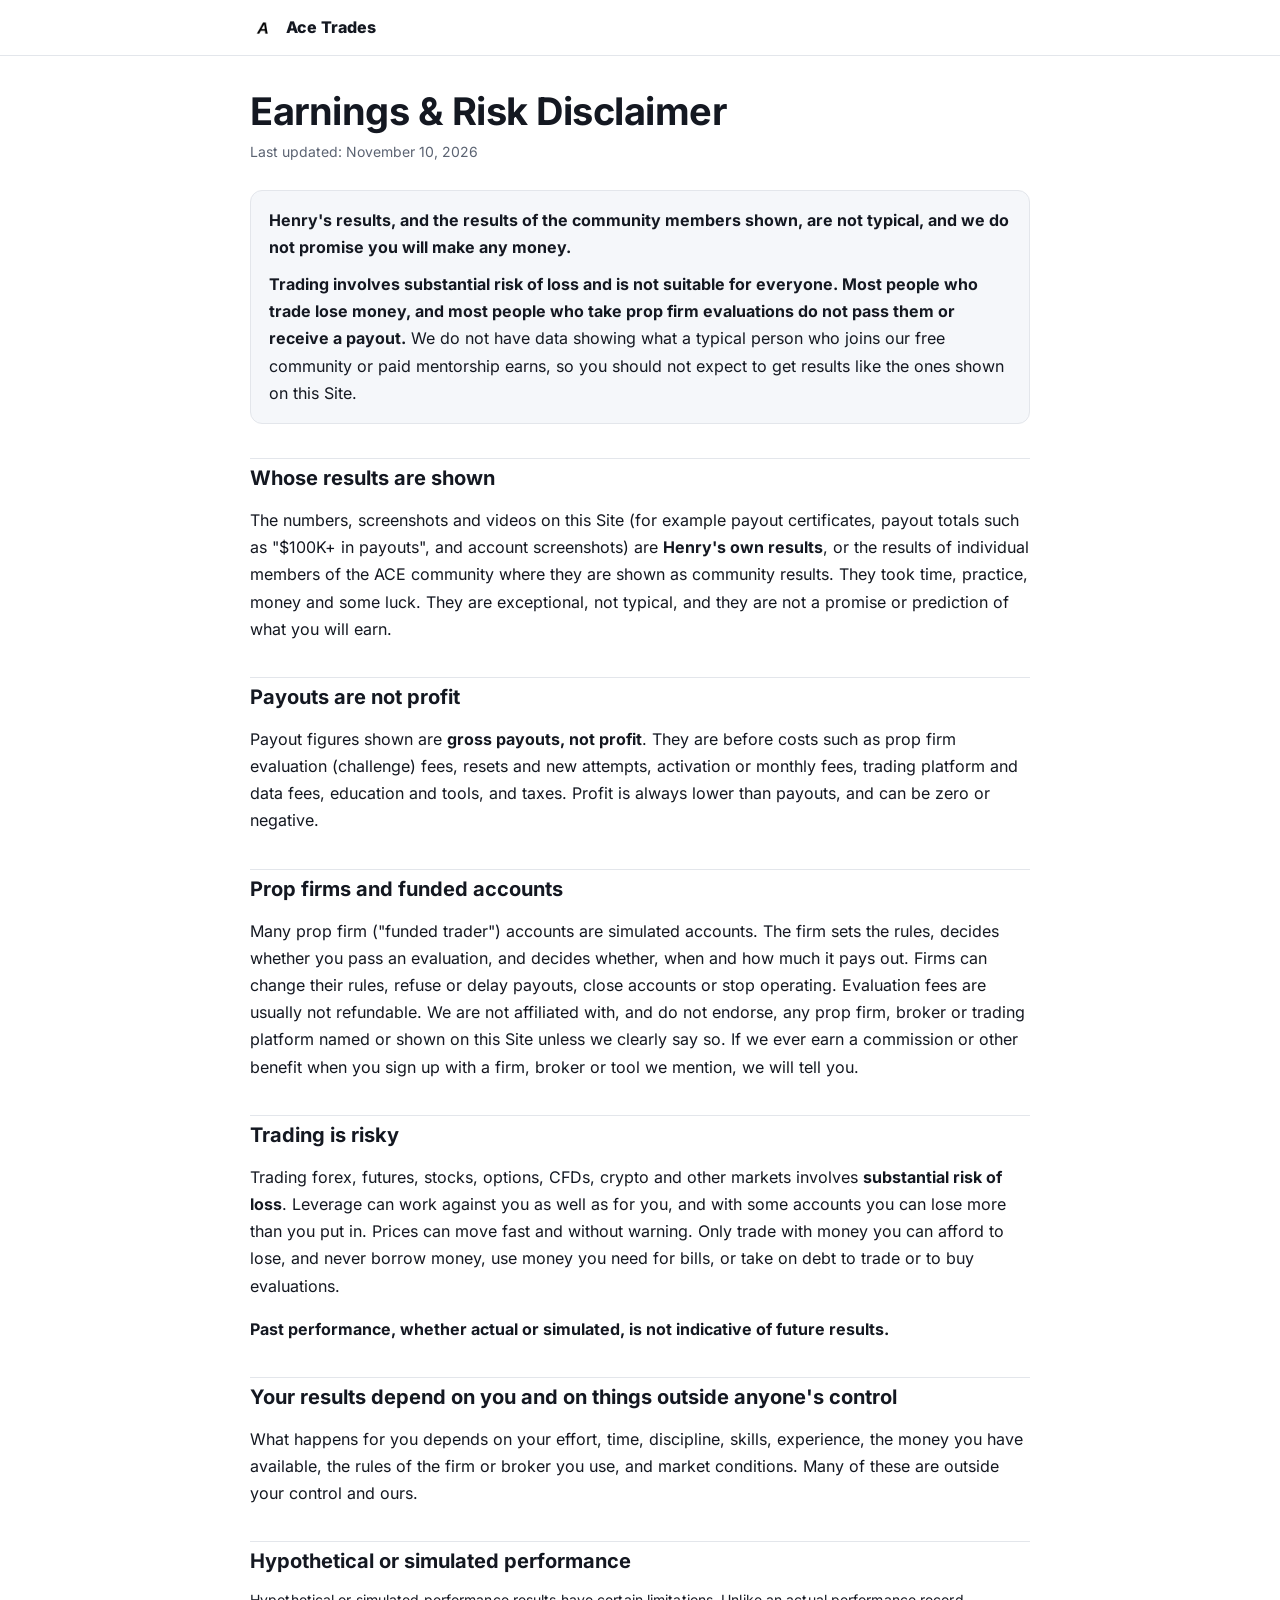
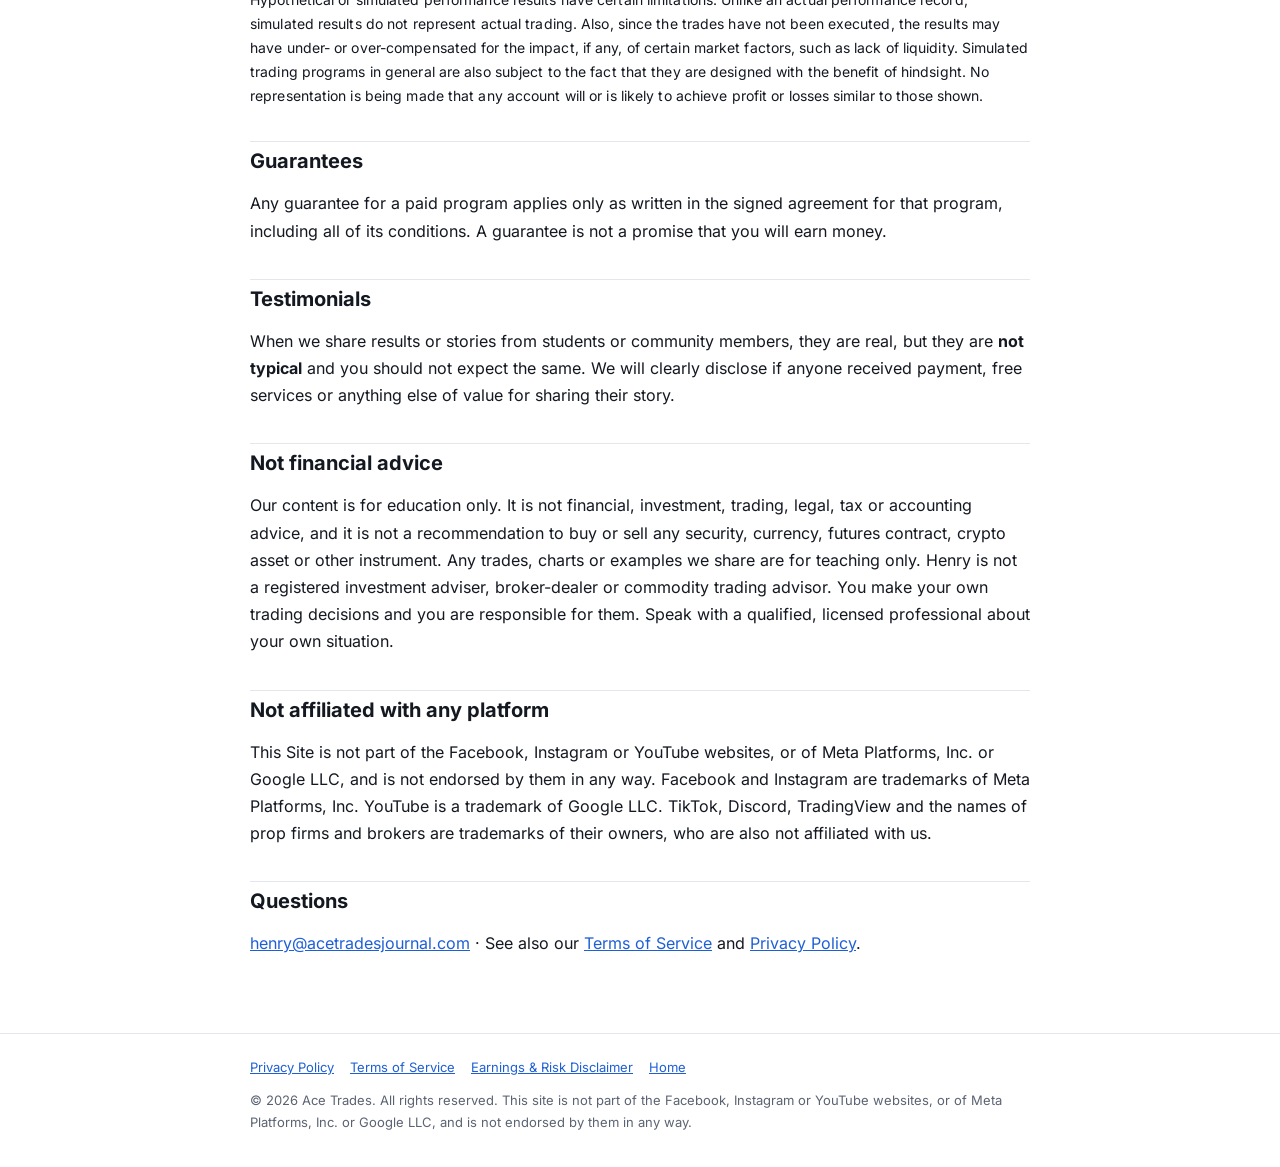
<file: disclaimer/index.html>
<!doctype html>
<html lang="en">
<head>
<meta charset="utf-8">
<meta name="viewport" content="width=device-width, initial-scale=1">
<title>Earnings &amp; Risk Disclaimer | Ace Trades</title>
<meta name="description" content="Henry's results are not typical. Trading involves substantial risk of loss and most people who trade lose money. Read the full earnings and risk disclaimer.">
<link rel="canonical" href="https://acetradesjournal.com/disclaimer">
<link rel="icon" href="/favicon.ico?v=bw" sizes="any">
<link rel="apple-touch-icon" href="/apple-touch-icon.png?v=bw">
<link rel="preload" href="/assets/site/fonts/inter-latin.woff2" as="font" type="font/woff2" crossorigin>
<link rel="stylesheet" href="/assets/legal.css">
</head>
<body>
<header class="top"><div><a href="/discord"><img src="/assets/site/ace-logo-bw.png" width="26" height="26" alt="">Ace Trades</a></div></header>
<main>
<h1>Earnings &amp; Risk Disclaimer</h1>
<p class="updated">Last updated: November 10, 2026</p>

<div class="box">
  <p><strong>Henry's results, and the results of the community members shown, are not typical, and we do not promise you
  will make any money.</strong></p>
  <p><strong>Trading involves substantial risk of loss and is not suitable for everyone. Most people who trade lose money,
  and most people who take prop firm evaluations do not pass them or receive a payout.</strong> We do not have data
  showing what a typical person who joins our free community or paid mentorship earns, so you should not expect to get
  results like the ones shown on this Site.</p>
</div>

<h2>Whose results are shown</h2>
<p>The numbers, screenshots and videos on this Site (for example payout certificates, payout totals such as "$100K+ in
payouts", and account screenshots) are <strong>Henry's own results</strong>, or the results of individual members of
the ACE community where they are shown as community results. They took time, practice, money and some luck. They are
exceptional, not typical, and they are not a promise or prediction of what you will earn.</p>

<h2>Payouts are not profit</h2>
<p>Payout figures shown are <strong>gross payouts, not profit</strong>. They are before costs such as prop firm
evaluation (challenge) fees, resets and new attempts, activation or monthly fees, trading platform and data fees,
education and tools, and taxes. Profit is always lower than payouts, and can be zero or negative.</p>

<h2>Prop firms and funded accounts</h2>
<p>Many prop firm ("funded trader") accounts are simulated accounts. The firm sets the rules, decides whether you pass an
evaluation, and decides whether, when and how much it pays out. Firms can change their rules, refuse or delay payouts,
close accounts or stop operating. Evaluation fees are usually not refundable. We are not affiliated with, and do not
endorse, any prop firm, broker or trading platform named or shown on this Site unless we clearly say so. If we ever earn a
commission or other benefit when you sign up with a firm, broker or tool we mention, we will tell you.</p>

<h2>Trading is risky</h2>
<p>Trading forex, futures, stocks, options, CFDs, crypto and other markets involves <strong>substantial risk of
loss</strong>. Leverage can work against you as well as for you, and with some accounts you can lose more than you put
in. Prices can move fast and without warning. Only trade with money you can afford to lose, and never borrow money,
use money you need for bills, or take on debt to trade or to buy evaluations.</p>
<p><strong>Past performance, whether actual or simulated, is not indicative of future results.</strong></p>

<h2>Your results depend on you and on things outside anyone's control</h2>
<p>What happens for you depends on your effort, time, discipline, skills, experience, the money you have available, the
rules of the firm or broker you use, and market conditions. Many of these are outside your control and ours.</p>

<h2>Hypothetical or simulated performance</h2>
<p class="caps">Hypothetical or simulated performance results have certain limitations. Unlike an actual performance
record, simulated results do not represent actual trading. Also, since the trades have not been executed, the results may
have under- or over-compensated for the impact, if any, of certain market factors, such as lack of liquidity. Simulated
trading programs in general are also subject to the fact that they are designed with the benefit of hindsight. No
representation is being made that any account will or is likely to achieve profit or losses similar to those shown.</p>

<h2>Guarantees</h2>
<p>Any guarantee for a paid program applies only as written in the signed agreement for that program, including all of its
conditions. A guarantee is not a promise that you will earn money.</p>

<h2>Testimonials</h2>
<p>When we share results or stories from students or community members, they are real, but they are <strong>not
typical</strong> and you should not expect the same. We will clearly disclose if anyone received payment, free services
or anything else of value for sharing their story.</p>

<h2>Not financial advice</h2>
<p>Our content is for education only. It is not financial, investment, trading, legal, tax or accounting advice, and it is
not a recommendation to buy or sell any security, currency, futures contract, crypto asset or other instrument. Any
trades, charts or examples we share are for teaching only. Henry is not a registered investment adviser, broker-dealer or
commodity trading advisor. You make your own trading decisions and you are responsible for them. Speak with a qualified,
licensed professional about your own situation.</p>

<h2>Not affiliated with any platform</h2>
<p>This Site is not part of the Facebook, Instagram or YouTube websites, or of Meta Platforms, Inc. or Google LLC, and is not
endorsed by them in any way. Facebook and Instagram are trademarks of Meta Platforms, Inc. YouTube is a trademark of Google
LLC. TikTok, Discord, TradingView and the names of prop firms and brokers are trademarks of their owners, who are also not
affiliated with us.</p>

<h2>Questions</h2>
<p><a href="mailto:henry@acetradesjournal.com">henry@acetradesjournal.com</a> · See also our
<a href="/terms">Terms of Service</a> and <a href="/privacy">Privacy Policy</a>.</p>
</main>
<footer><div>
  <nav><a href="/privacy">Privacy Policy</a><a href="/terms">Terms of Service</a><a href="/disclaimer">Earnings &amp; Risk Disclaimer</a><a href="/discord">Home</a></nav>
  © 2026 Ace Trades. All rights reserved. This site is not part of the Facebook, Instagram or YouTube websites, or of
  Meta Platforms, Inc. or Google LLC, and is not endorsed by them in any way.
</div></footer>
</body>
</html>
</file>
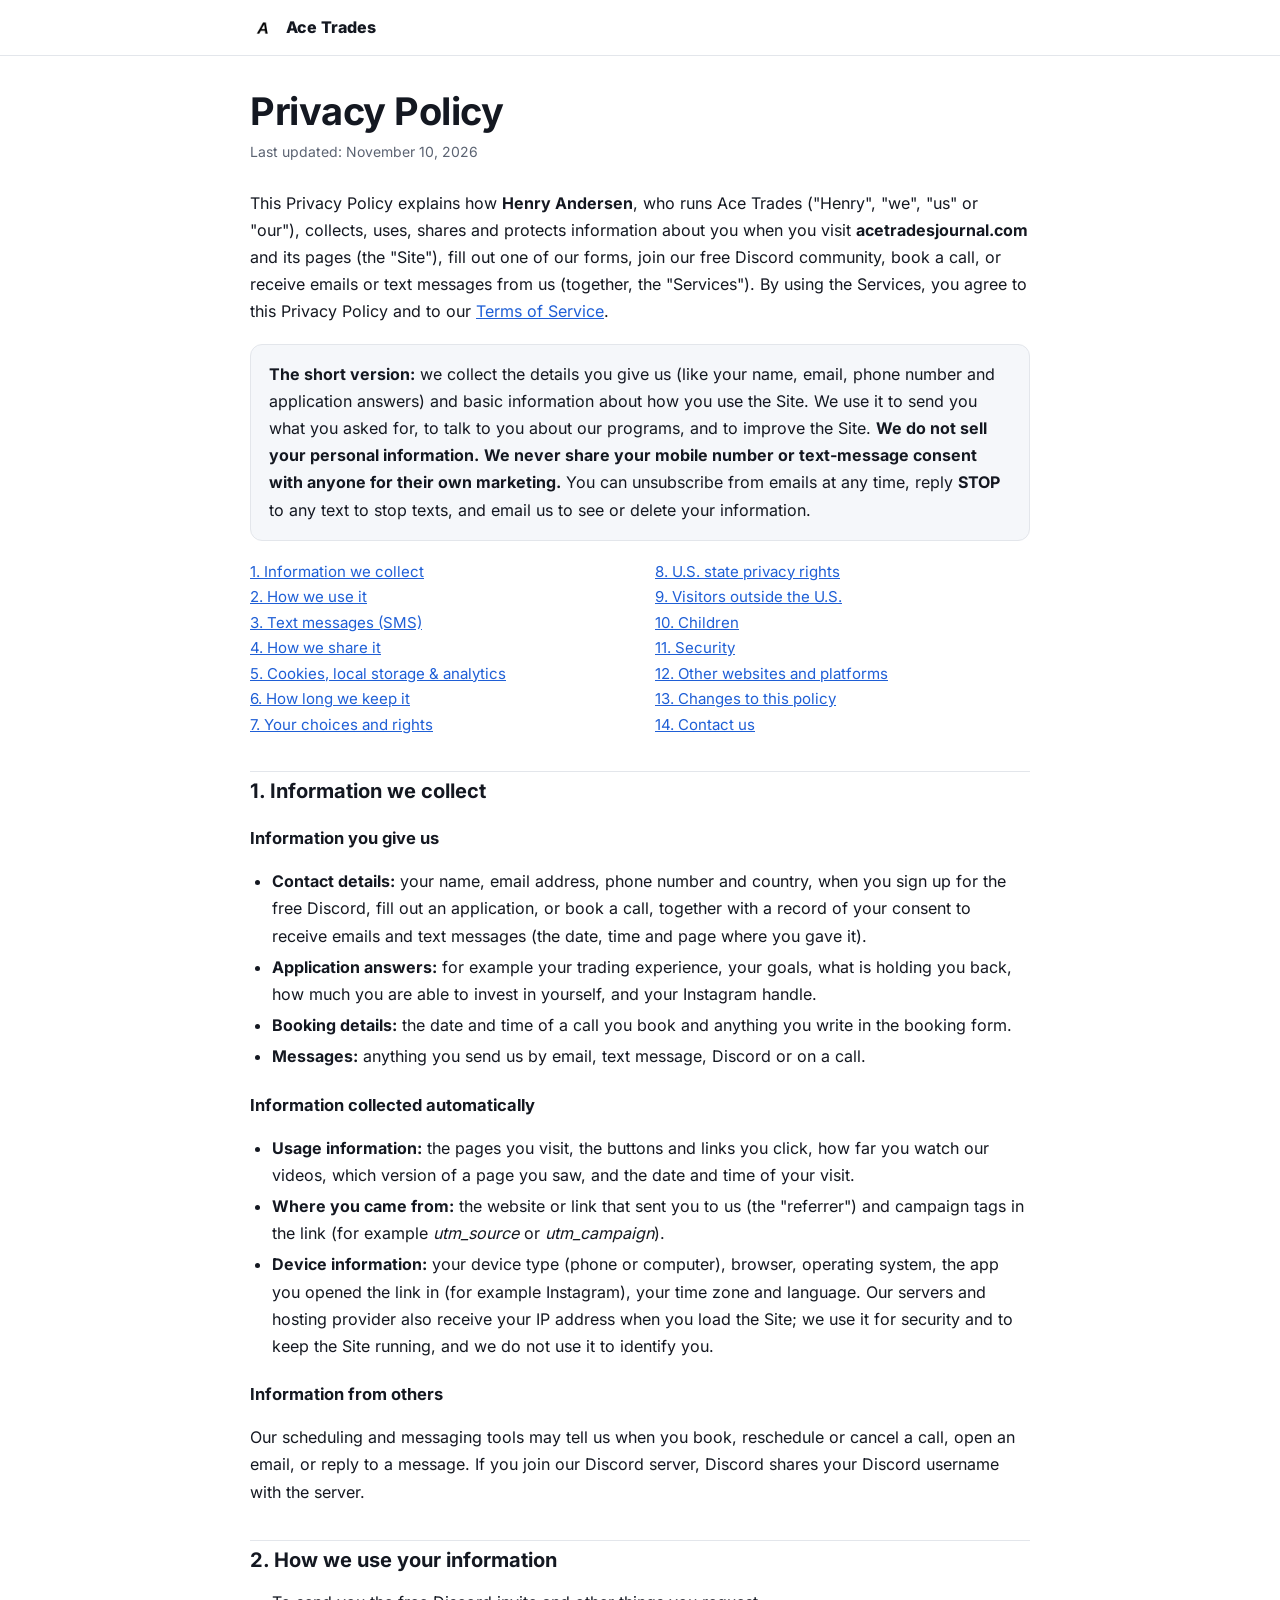
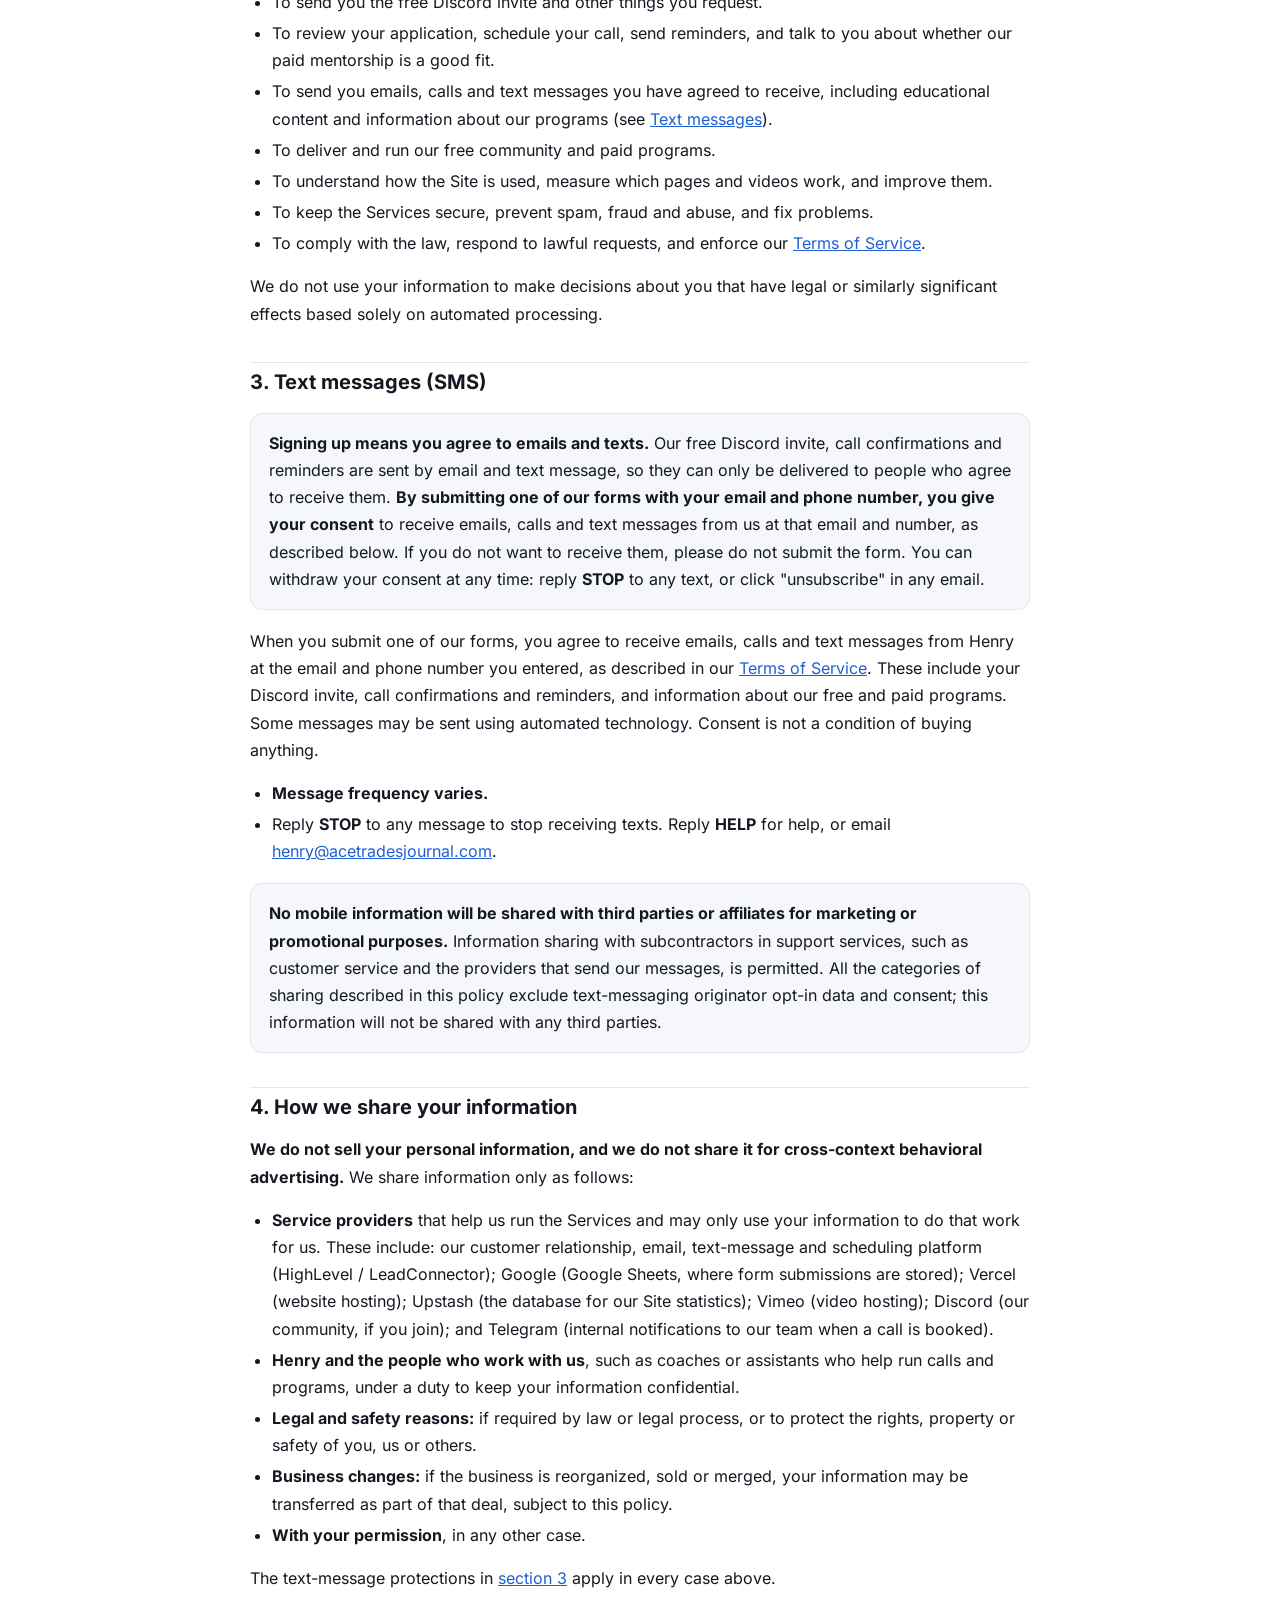
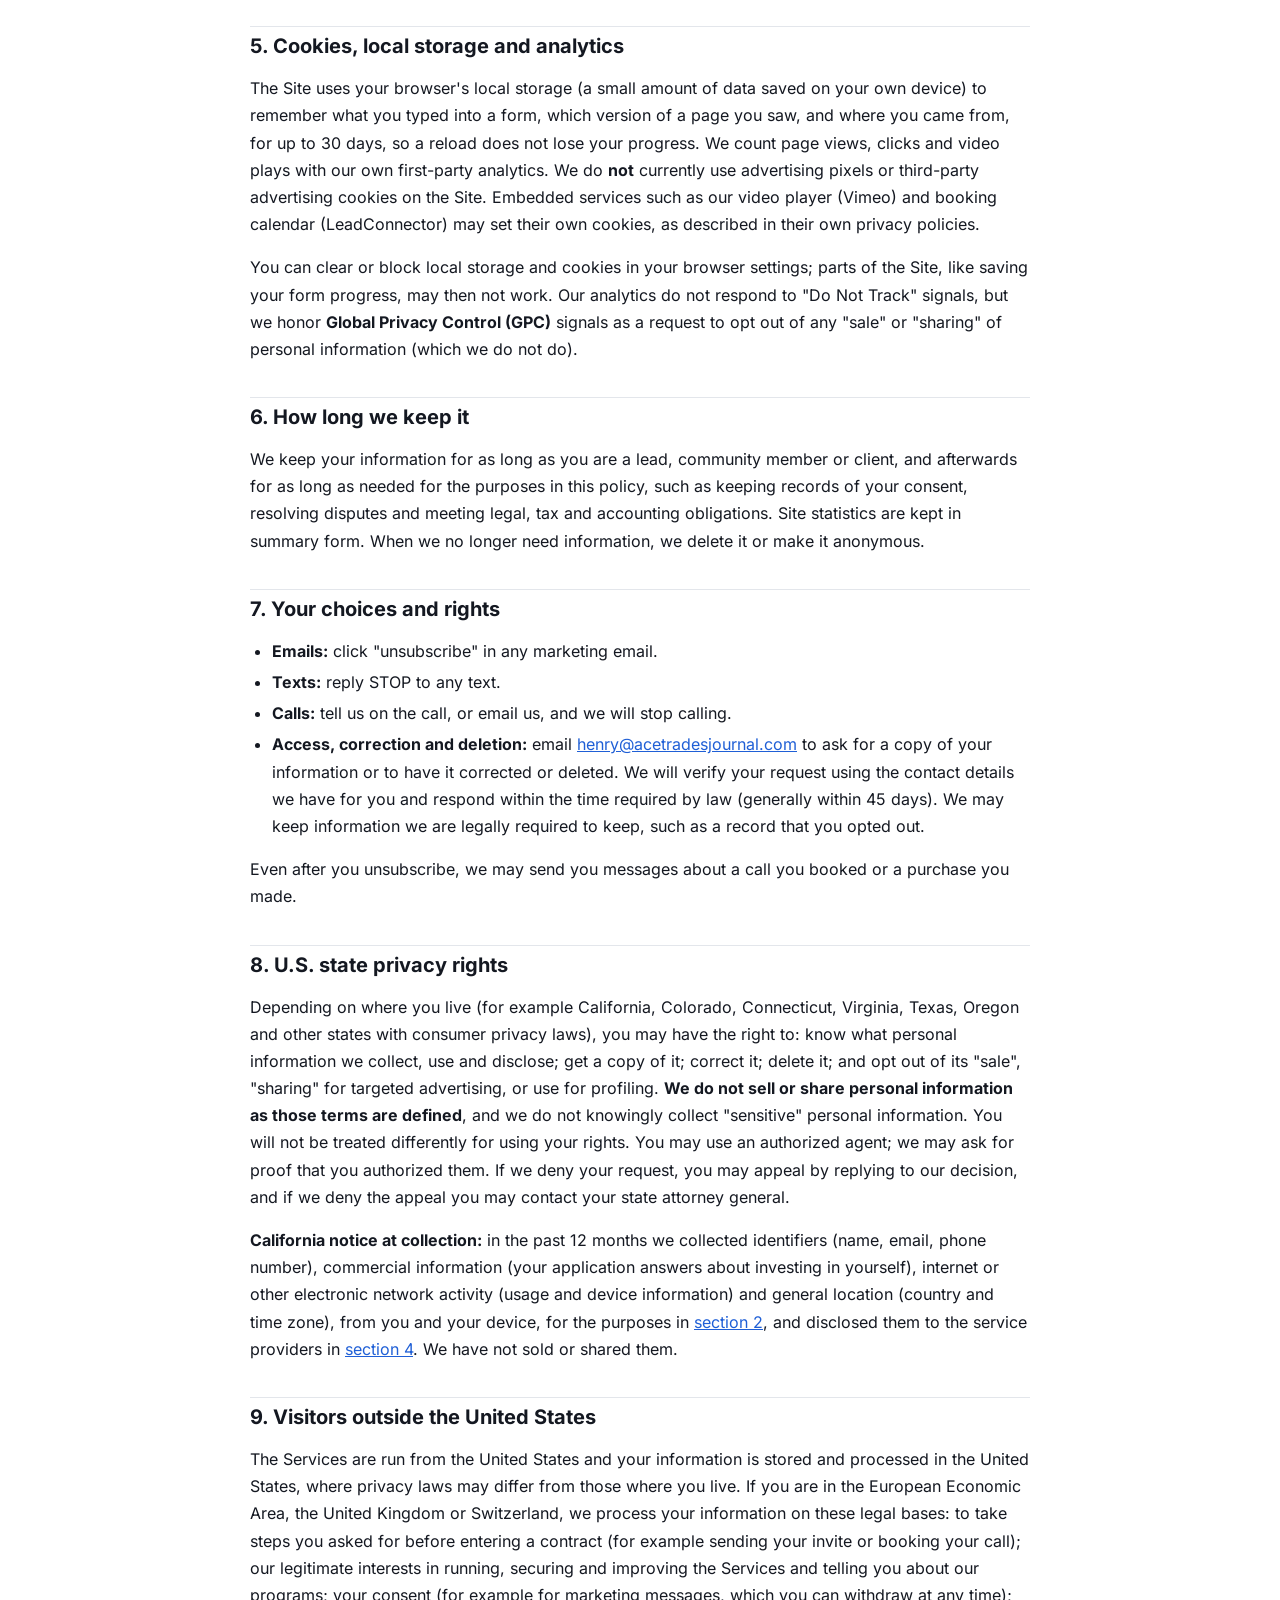
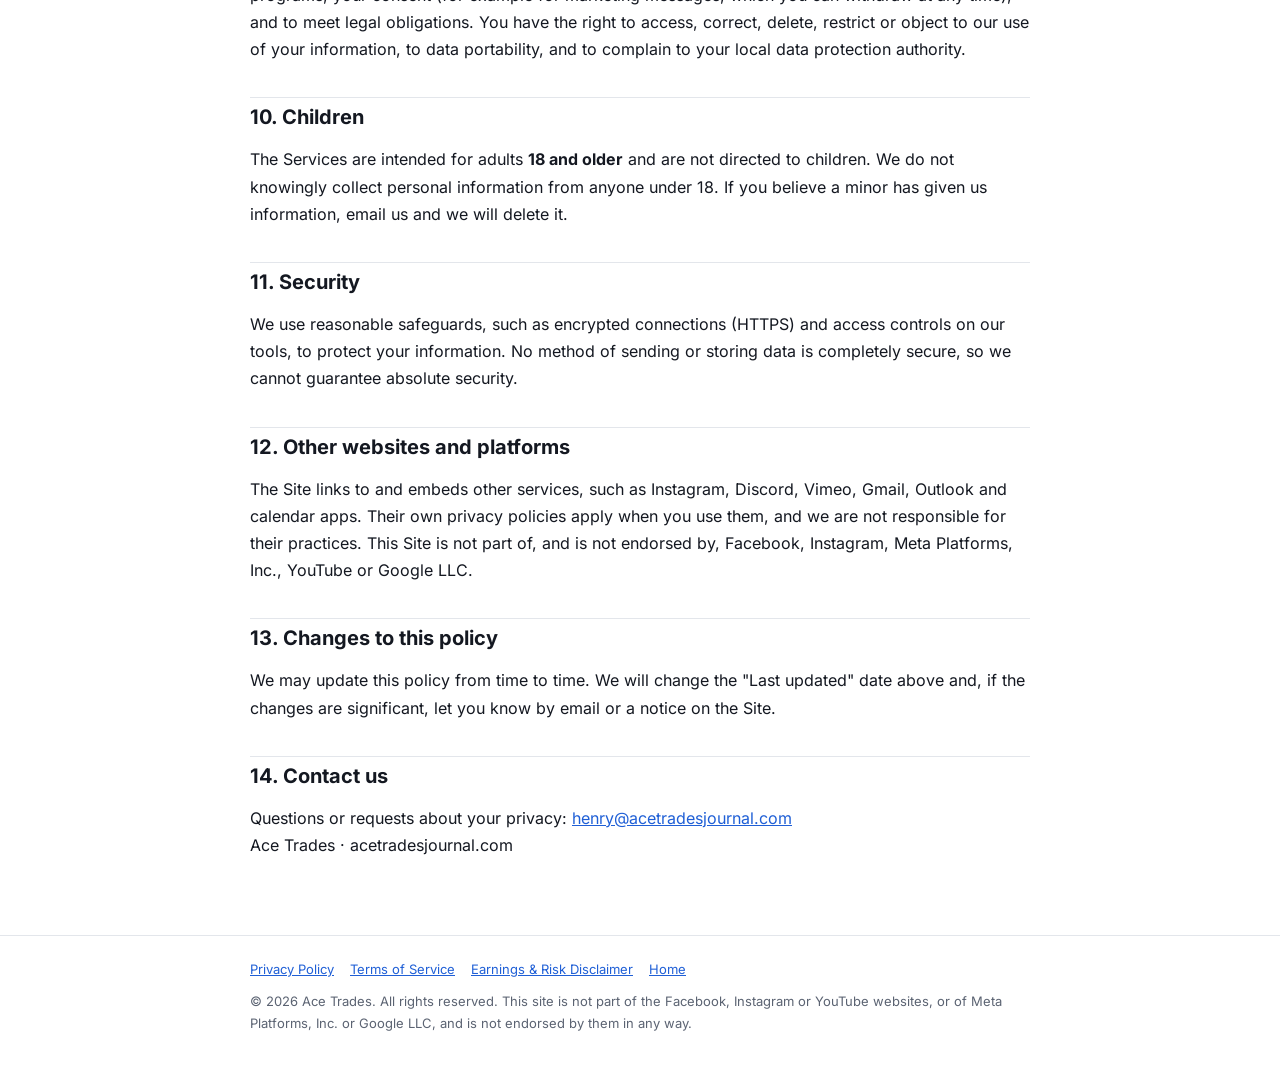
<file: privacy/index.html>
<!doctype html>
<html lang="en">
<head>
<meta charset="utf-8">
<meta name="viewport" content="width=device-width, initial-scale=1">
<title>Privacy Policy | Ace Trades</title>
<meta name="description" content="How Henry collects, uses, shares and protects your information, including text messages.">
<link rel="canonical" href="https://acetradesjournal.com/privacy">
<link rel="icon" href="/favicon.ico?v=bw" sizes="any">
<link rel="apple-touch-icon" href="/apple-touch-icon.png?v=bw">
<link rel="preload" href="/assets/site/fonts/inter-latin.woff2" as="font" type="font/woff2" crossorigin>
<link rel="stylesheet" href="/assets/legal.css">
</head>
<body>
<header class="top"><div><a href="/discord"><img src="/assets/site/ace-logo-bw.png" width="26" height="26" alt="">Ace Trades</a></div></header>
<main>
<h1>Privacy Policy</h1>
<p class="updated">Last updated: November 10, 2026</p>

<p>This Privacy Policy explains how <strong>Henry Andersen</strong>, who runs Ace Trades ("Henry", "we", "us" or "our"),
collects, uses, shares and protects information about you when you visit <strong>acetradesjournal.com</strong> and its pages
(the "Site"), fill out one of our forms, join our free Discord community, book a call, or receive emails or text messages
from us (together, the "Services"). By using the Services, you agree to this Privacy Policy and to our
<a href="/terms">Terms of Service</a>.</p>

<div class="box">
  <p><strong>The short version:</strong> we collect the details you give us (like your name, email, phone number and
  application answers) and basic information about how you use the Site. We use it to send you what you asked for,
  to talk to you about our programs, and to improve the Site. <strong>We do not sell your personal information.</strong>
  <strong>We never share your mobile number or text-message consent with anyone for their own marketing.</strong>
  You can unsubscribe from emails at any time, reply <strong>STOP</strong> to any text to stop texts, and email us
  to see or delete your information.</p>
</div>

<p class="toc">
  <a href="#collect">1. Information we collect</a><br>
  <a href="#use">2. How we use it</a><br>
  <a href="#sms">3. Text messages (SMS)</a><br>
  <a href="#share">4. How we share it</a><br>
  <a href="#cookies">5. Cookies, local storage &amp; analytics</a><br>
  <a href="#retention">6. How long we keep it</a><br>
  <a href="#choices">7. Your choices and rights</a><br>
  <a href="#states">8. U.S. state privacy rights</a><br>
  <a href="#intl">9. Visitors outside the U.S.</a><br>
  <a href="#children">10. Children</a><br>
  <a href="#security">11. Security</a><br>
  <a href="#links">12. Other websites and platforms</a><br>
  <a href="#changes">13. Changes to this policy</a><br>
  <a href="#contact">14. Contact us</a>
</p>

<h2 id="collect">1. Information we collect</h2>
<h3>Information you give us</h3>
<ul>
  <li><strong>Contact details:</strong> your name, email address, phone number and country, when you sign up for the
    free Discord, fill out an application, or book a call, together with a record of your consent to receive emails
    and text messages (the date, time and page where you gave it).</li>
  <li><strong>Application answers:</strong> for example your trading experience, your goals, what is holding you back,
    how much you are able to invest in yourself, and your Instagram handle.</li>
  <li><strong>Booking details:</strong> the date and time of a call you book and anything you write in the booking form.</li>
  <li><strong>Messages:</strong> anything you send us by email, text message, Discord or on a call.</li>
</ul>
<h3>Information collected automatically</h3>
<ul>
  <li><strong>Usage information:</strong> the pages you visit, the buttons and links you click, how far you watch our
    videos, which version of a page you saw, and the date and time of your visit.</li>
  <li><strong>Where you came from:</strong> the website or link that sent you to us (the "referrer") and campaign tags
    in the link (for example <em>utm_source</em> or <em>utm_campaign</em>).</li>
  <li><strong>Device information:</strong> your device type (phone or computer), browser, operating system, the app you
    opened the link in (for example Instagram), your time zone and language. Our servers and hosting provider also
    receive your IP address when you load the Site; we use it for security and to keep the Site running, and we do not
    use it to identify you.</li>
</ul>
<h3>Information from others</h3>
<p>Our scheduling and messaging tools may tell us when you book, reschedule or cancel a call, open an email, or reply to a
message. If you join our Discord server, Discord shares your Discord username with the server.</p>

<h2 id="use">2. How we use your information</h2>
<ul>
  <li>To send you the free Discord invite and other things you request.</li>
  <li>To review your application, schedule your call, send reminders, and talk to you about whether our paid
    mentorship is a good fit.</li>
  <li>To send you emails, calls and text messages you have agreed to receive, including educational content and
    information about our programs (see <a href="#sms">Text messages</a>).</li>
  <li>To deliver and run our free community and paid programs.</li>
  <li>To understand how the Site is used, measure which pages and videos work, and improve them.</li>
  <li>To keep the Services secure, prevent spam, fraud and abuse, and fix problems.</li>
  <li>To comply with the law, respond to lawful requests, and enforce our <a href="/terms">Terms of Service</a>.</li>
</ul>
<p>We do not use your information to make decisions about you that have legal or similarly significant effects based
solely on automated processing.</p>

<h2 id="sms">3. Text messages (SMS)</h2>
<div class="box">
  <p><strong>Signing up means you agree to emails and texts.</strong> Our free Discord invite, call confirmations and
  reminders are sent by email and text message, so they can only be delivered to people who agree to receive them.
  <strong>By submitting one of our forms with your email and phone number, you give your consent</strong> to receive
  emails, calls and text messages from us at that email and number, as described below. If you do
  not want to receive them, please do not submit the form. You can withdraw your consent at any time: reply
  <strong>STOP</strong> to any text, or click "unsubscribe" in any email.</p>
</div>
<p>When you submit one of our forms, you agree to receive emails, calls and text messages from Henry at the email and phone
number you entered, as described in our <a href="/terms#sms">Terms of Service</a>. These include your Discord invite, call
confirmations and reminders, and information about our free and paid programs. Some messages may be sent using automated
technology. Consent is not a condition of buying anything.</p>
<ul>
  <li><strong>Message frequency varies.</strong></li>
  <li>Reply <strong>STOP</strong> to any message to stop receiving texts. Reply <strong>HELP</strong> for help, or
    email <a href="mailto:henry@acetradesjournal.com">henry@acetradesjournal.com</a>.</li>
</ul>
<div class="box">
  <p><strong>No mobile information will be shared with third parties or affiliates for marketing or promotional
  purposes.</strong> Information sharing with subcontractors in support services, such as customer service and the
  providers that send our messages, is permitted. All the categories of sharing described in this policy exclude
  text-messaging originator opt-in data and consent; this information will not be shared with any third parties.</p>
</div>

<h2 id="share">4. How we share your information</h2>
<p><strong>We do not sell your personal information, and we do not share it for cross-context behavioral advertising.</strong>
We share information only as follows:</p>
<ul>
  <li><strong>Service providers</strong> that help us run the Services and may only use your information to do that work
    for us. These include: our customer relationship, email, text-message and scheduling platform (HighLevel /
    LeadConnector); Google (Google Sheets, where form submissions are stored); Vercel (website hosting); Upstash (the
    database for our Site statistics); Vimeo (video hosting); Discord (our community, if you join); and Telegram
    (internal notifications to our team when a call is booked).</li>
  <li><strong>Henry and the people who work with us</strong>, such as coaches or assistants who help run calls and programs,
    under a duty to keep your information confidential.</li>
  <li><strong>Legal and safety reasons:</strong> if required by law or legal process, or to protect the rights, property
    or safety of you, us or others.</li>
  <li><strong>Business changes:</strong> if the business is reorganized, sold or merged, your information may be
    transferred as part of that deal, subject to this policy.</li>
  <li><strong>With your permission</strong>, in any other case.</li>
</ul>
<p>The text-message protections in <a href="#sms">section 3</a> apply in every case above.</p>

<h2 id="cookies">5. Cookies, local storage and analytics</h2>
<p>The Site uses your browser's local storage (a small amount of data saved on your own device) to remember what you typed
into a form, which version of a page you saw, and where you came from, for up to 30 days, so a reload does not lose your
progress. We count page views, clicks and video plays with our own first-party analytics. We do <strong>not</strong>
currently use advertising pixels or third-party advertising cookies on the Site. Embedded services such as our video
player (Vimeo) and booking calendar (LeadConnector) may set their own cookies, as described in their own privacy policies.</p>
<p>You can clear or block local storage and cookies in your browser settings; parts of the Site, like saving your form
progress, may then not work. Our analytics do not respond to "Do Not Track" signals, but we honor
<strong>Global Privacy Control (GPC)</strong> signals as a request to opt out of any "sale" or "sharing" of personal
information (which we do not do).</p>

<h2 id="retention">6. How long we keep it</h2>
<p>We keep your information for as long as you are a lead, community member or client, and afterwards for as long as
needed for the purposes in this policy, such as keeping records of your consent, resolving disputes and meeting legal,
tax and accounting obligations. Site statistics are kept in summary form. When we no longer need information, we delete
it or make it anonymous.</p>

<h2 id="choices">7. Your choices and rights</h2>
<ul>
  <li><strong>Emails:</strong> click "unsubscribe" in any marketing email.</li>
  <li><strong>Texts:</strong> reply STOP to any text.</li>
  <li><strong>Calls:</strong> tell us on the call, or email us, and we will stop calling.</li>
  <li><strong>Access, correction and deletion:</strong> email <a href="mailto:henry@acetradesjournal.com">henry@acetradesjournal.com</a>
    to ask for a copy of your information or to have it corrected or deleted. We will verify your request using the
    contact details we have for you and respond within the time required by law (generally within 45 days). We may keep
    information we are legally required to keep, such as a record that you opted out.</li>
</ul>
<p>Even after you unsubscribe, we may send you messages about a call you booked or a purchase you made.</p>

<h2 id="states">8. U.S. state privacy rights</h2>
<p>Depending on where you live (for example California, Colorado, Connecticut, Virginia, Texas, Oregon and other states
with consumer privacy laws), you may have the right to: know what personal information we collect, use and disclose;
get a copy of it; correct it; delete it; and opt out of its "sale", "sharing" for targeted advertising, or use for
profiling. <strong>We do not sell or share personal information as those terms are defined</strong>, and we do not
knowingly collect "sensitive" personal information. You will not be treated differently for using your rights. You may
use an authorized agent; we may ask for proof that you authorized them. If we deny your request, you may appeal by
replying to our decision, and if we deny the appeal you may contact your state attorney general.</p>
<p><strong>California notice at collection:</strong> in the past 12 months we collected identifiers (name, email, phone
number), commercial information (your application answers about investing in yourself), internet or other electronic
network activity (usage and device information) and general location (country and time zone), from you and your device,
for the purposes in <a href="#use">section 2</a>, and disclosed them to the service providers in
<a href="#share">section 4</a>. We have not sold or shared them.</p>

<h2 id="intl">9. Visitors outside the United States</h2>
<p>The Services are run from the United States and your information is stored and processed in the United States, where
privacy laws may differ from those where you live. If you are in the European Economic Area, the United Kingdom or
Switzerland, we process your information on these legal bases: to take steps you asked for before entering a contract
(for example sending your invite or booking your call); our legitimate interests in running, securing and improving the
Services and telling you about our programs; your consent (for example for marketing messages, which you can withdraw at
any time); and to meet legal obligations. You have the right to access, correct, delete, restrict or object to our use of
your information, to data portability, and to complain to your local data protection authority.</p>

<h2 id="children">10. Children</h2>
<p>The Services are intended for adults <strong>18 and older</strong> and are not directed to children. We do not knowingly
collect personal information from anyone under 18. If you believe a minor has given us information, email us and we will
delete it.</p>

<h2 id="security">11. Security</h2>
<p>We use reasonable safeguards, such as encrypted connections (HTTPS) and access controls on our tools, to protect your
information. No method of sending or storing data is completely secure, so we cannot guarantee absolute security.</p>

<h2 id="links">12. Other websites and platforms</h2>
<p>The Site links to and embeds other services, such as Instagram, Discord, Vimeo, Gmail, Outlook and calendar apps. Their
own privacy policies apply when you use them, and we are not responsible for their practices. This Site is not part of, and
is not endorsed by, Facebook, Instagram, Meta Platforms, Inc., YouTube or Google LLC.</p>

<h2 id="changes">13. Changes to this policy</h2>
<p>We may update this policy from time to time. We will change the "Last updated" date above and, if the changes are
significant, let you know by email or a notice on the Site.</p>

<h2 id="contact">14. Contact us</h2>
<p>Questions or requests about your privacy: <a href="mailto:henry@acetradesjournal.com">henry@acetradesjournal.com</a><br>
Ace Trades · acetradesjournal.com</p>
</main>
<footer><div>
  <nav><a href="/privacy">Privacy Policy</a><a href="/terms">Terms of Service</a><a href="/disclaimer">Earnings &amp; Risk Disclaimer</a><a href="/discord">Home</a></nav>
  © 2026 Ace Trades. All rights reserved. This site is not part of the Facebook, Instagram or YouTube websites, or of
  Meta Platforms, Inc. or Google LLC, and is not endorsed by them in any way.
</div></footer>
</body>
</html>
</file>
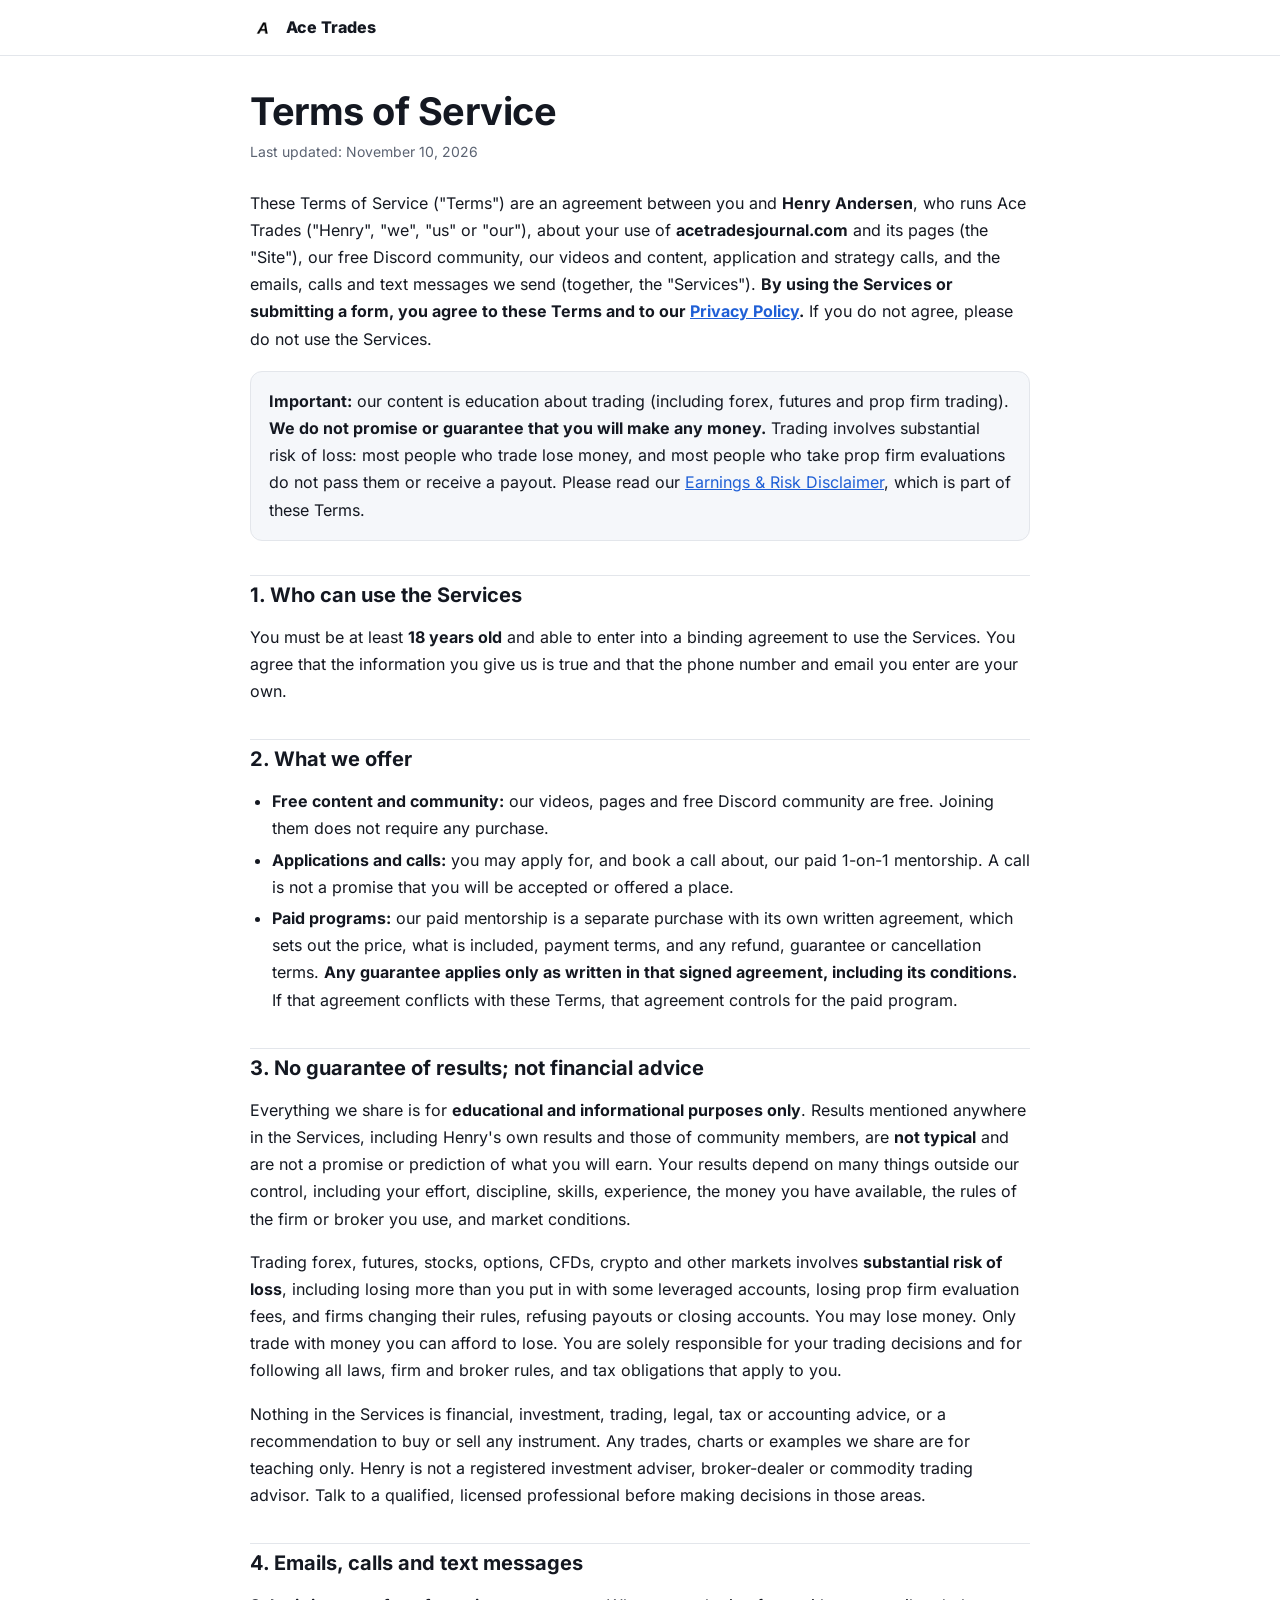
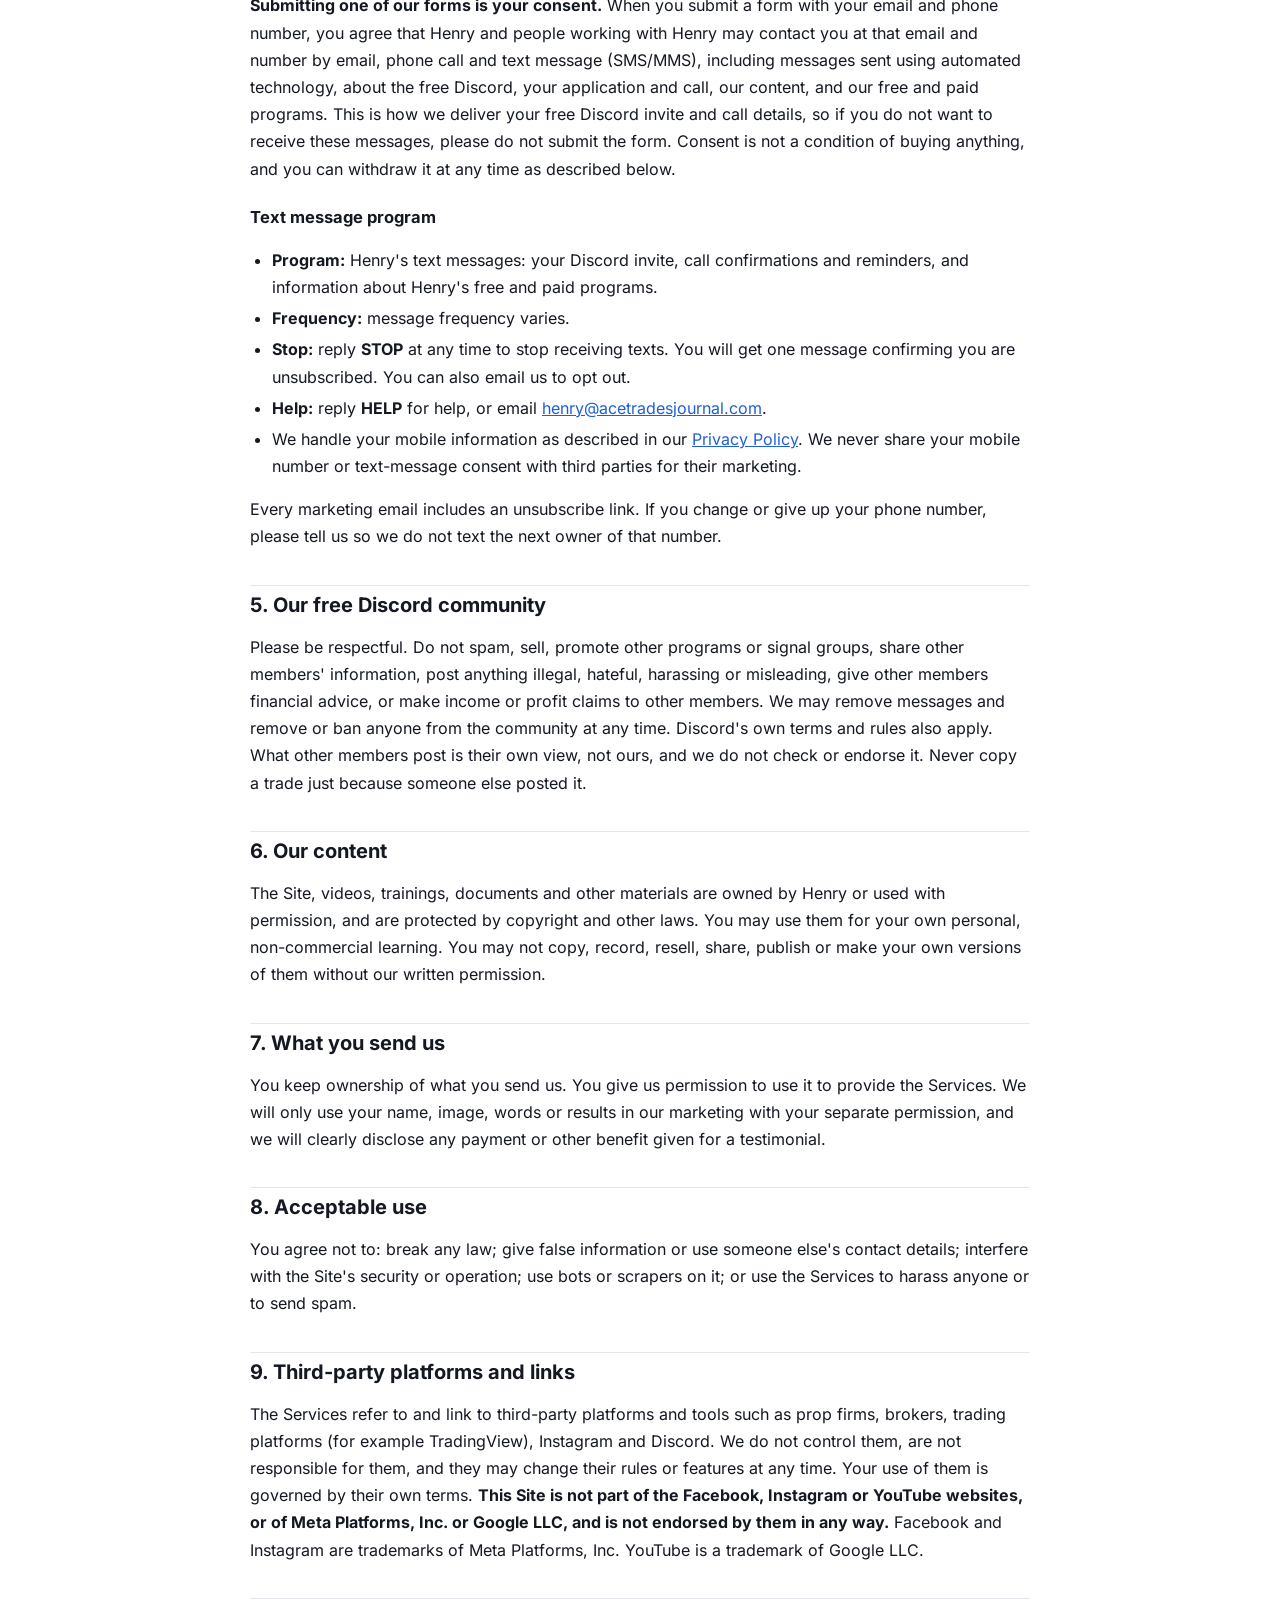
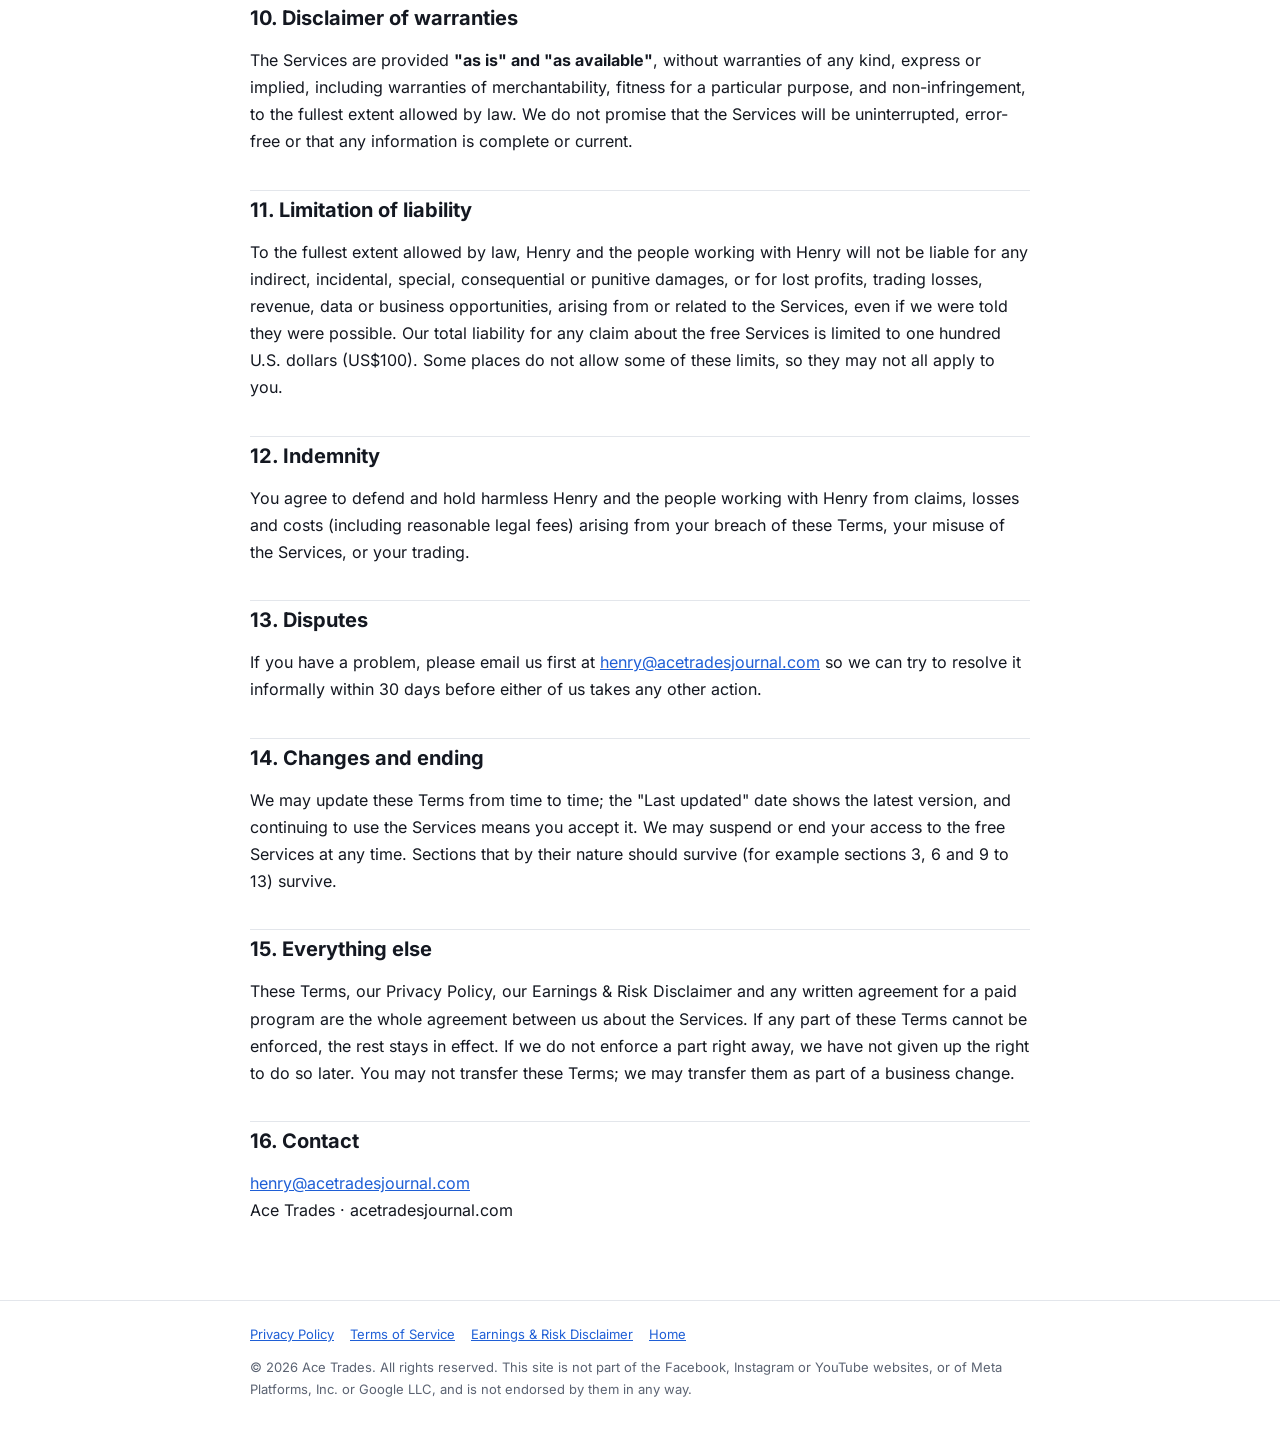
<file: terms/index.html>
<!doctype html>
<html lang="en">
<head>
<meta charset="utf-8">
<meta name="viewport" content="width=device-width, initial-scale=1">
<title>Terms of Service | Ace Trades</title>
<meta name="description" content="The terms for using acetradesjournal.com, the free Discord community, our calls, emails and text messages.">
<link rel="canonical" href="https://acetradesjournal.com/terms">
<link rel="icon" href="/favicon.ico?v=bw" sizes="any">
<link rel="apple-touch-icon" href="/apple-touch-icon.png?v=bw">
<link rel="preload" href="/assets/site/fonts/inter-latin.woff2" as="font" type="font/woff2" crossorigin>
<link rel="stylesheet" href="/assets/legal.css">
</head>
<body>
<header class="top"><div><a href="/discord"><img src="/assets/site/ace-logo-bw.png" width="26" height="26" alt="">Ace Trades</a></div></header>
<main>
<h1>Terms of Service</h1>
<p class="updated">Last updated: November 10, 2026</p>

<p>These Terms of Service ("Terms") are an agreement between you and <strong>Henry Andersen</strong>, who runs Ace Trades
("Henry", "we", "us" or "our"), about your use of <strong>acetradesjournal.com</strong> and its pages (the "Site"), our free
Discord community, our videos and content, application and strategy calls, and the emails, calls and text messages we send
(together, the "Services"). <strong>By using the Services or submitting a form, you agree to these Terms and to our
<a href="/privacy">Privacy Policy</a>.</strong> If you do not agree, please do not use the Services.</p>

<div class="box">
  <p><strong>Important:</strong> our content is education about trading (including forex, futures and prop firm trading).
  <strong>We do not promise or guarantee that you will make any money.</strong> Trading involves substantial risk of
  loss: most people who trade lose money, and most people who take prop firm evaluations do not pass them or receive a
  payout. Please read our <a href="/disclaimer">Earnings &amp; Risk Disclaimer</a>, which is part of these Terms.</p>
</div>

<h2>1. Who can use the Services</h2>
<p>You must be at least <strong>18 years old</strong> and able to enter into a binding agreement to use the Services. You
agree that the information you give us is true and that the phone number and email you enter are your own.</p>

<h2>2. What we offer</h2>
<ul>
  <li><strong>Free content and community:</strong> our videos, pages and free Discord community are free. Joining them
    does not require any purchase.</li>
  <li><strong>Applications and calls:</strong> you may apply for, and book a call about, our paid 1-on-1 mentorship. A
    call is not a promise that you will be accepted or offered a place.</li>
  <li><strong>Paid programs:</strong> our paid mentorship is a separate purchase with its own written agreement, which
    sets out the price, what is included, payment terms, and any refund, guarantee or cancellation terms.
    <strong>Any guarantee applies only as written in that signed agreement, including its conditions.</strong> If that
    agreement conflicts with these Terms, that agreement controls for the paid program.</li>
</ul>

<h2>3. No guarantee of results; not financial advice</h2>
<p>Everything we share is for <strong>educational and informational purposes only</strong>. Results mentioned anywhere in
the Services, including Henry's own results and those of community members, are <strong>not typical</strong> and are not
a promise or prediction of what you will earn. Your results depend on many things outside our control, including your
effort, discipline, skills, experience, the money you have available, the rules of the firm or broker you use, and market
conditions.</p>
<p>Trading forex, futures, stocks, options, CFDs, crypto and other markets involves <strong>substantial risk of
loss</strong>, including losing more than you put in with some leveraged accounts, losing prop firm evaluation fees, and
firms changing their rules, refusing payouts or closing accounts. You may lose money. Only trade with money you can afford
to lose. You are solely responsible for your trading decisions and for following all laws, firm and broker rules, and tax
obligations that apply to you.</p>
<p>Nothing in the Services is financial, investment, trading, legal, tax or accounting advice, or a recommendation to buy
or sell any instrument. Any trades, charts or examples we share are for teaching only. Henry is not a registered investment
adviser, broker-dealer or commodity trading advisor. Talk to a qualified, licensed professional before making decisions in
those areas.</p>

<h2 id="sms">4. Emails, calls and text messages</h2>
<p><strong>Submitting one of our forms is your consent.</strong> When you submit a form with your email and phone
number, you agree that Henry and people working with Henry may contact you at that email and number by email, phone call and
text message (SMS/MMS), including messages sent using automated technology, about the free Discord, your application and
call, our content, and our free and paid programs. This is how we deliver your free Discord invite and call details, so if
you do not want to receive these messages, please do not submit the form. Consent is not a condition of buying anything,
and you can withdraw it at any time as described below.</p>
<h3>Text message program</h3>
<ul>
  <li><strong>Program:</strong> Henry's text messages: your Discord invite, call confirmations and reminders, and
    information about Henry's free and paid programs.</li>
  <li><strong>Frequency:</strong> message frequency varies.</li>
  <li><strong>Stop:</strong> reply <strong>STOP</strong> at any time to stop receiving texts. You will get one message
    confirming you are unsubscribed. You can also email us to opt out.</li>
  <li><strong>Help:</strong> reply <strong>HELP</strong> for help, or email
    <a href="mailto:henry@acetradesjournal.com">henry@acetradesjournal.com</a>.</li>
  <li>We handle your mobile information as described in our <a href="/privacy#sms">Privacy Policy</a>. We never share
    your mobile number or text-message consent with third parties for their marketing.</li>
</ul>
<p>Every marketing email includes an unsubscribe link. If you change or give up your phone number, please tell us so we do
not text the next owner of that number.</p>

<h2>5. Our free Discord community</h2>
<p>Please be respectful. Do not spam, sell, promote other programs or signal groups, share other members' information,
post anything illegal, hateful, harassing or misleading, give other members financial advice, or make income or profit
claims to other members. We may remove messages and remove or ban anyone from the community at any time. Discord's own
terms and rules also apply. What other members post is their own view, not ours, and we do not check or endorse it.
Never copy a trade just because someone else posted it.</p>

<h2>6. Our content</h2>
<p>The Site, videos, trainings, documents and other materials are owned by Henry or used with permission, and are protected
by copyright and other laws. You may use them for your own personal, non-commercial learning. You may not copy, record,
resell, share, publish or make your own versions of them without our written permission.</p>

<h2>7. What you send us</h2>
<p>You keep ownership of what you send us. You give us permission to use it to provide the Services. We will only use your
name, image, words or results in our marketing with your separate permission, and we will clearly disclose any payment or
other benefit given for a testimonial.</p>

<h2>8. Acceptable use</h2>
<p>You agree not to: break any law; give false information or use someone else's contact details; interfere with the
Site's security or operation; use bots or scrapers on it; or use the Services to harass anyone or to send spam.</p>

<h2>9. Third-party platforms and links</h2>
<p>The Services refer to and link to third-party platforms and tools such as prop firms, brokers, trading platforms (for
example TradingView), Instagram and Discord. We do not control them, are not responsible for them, and they may change
their rules or features at any time. Your use of them is governed by their own terms. <strong>This Site is not part of the
Facebook, Instagram or YouTube websites, or of Meta Platforms, Inc. or Google LLC, and is not endorsed by them in any
way.</strong> Facebook and Instagram are trademarks of Meta Platforms, Inc. YouTube is a trademark of Google LLC.</p>

<h2>10. Disclaimer of warranties</h2>
<p>The Services are provided <strong>"as is" and "as available"</strong>, without warranties of any kind, express or
implied, including warranties of merchantability, fitness for a particular purpose, and non-infringement, to the fullest
extent allowed by law. We do not promise that the Services will be uninterrupted, error-free or that any information is
complete or current.</p>

<h2>11. Limitation of liability</h2>
<p>To the fullest extent allowed by law, Henry and the people working with Henry will not be liable for any indirect,
incidental, special, consequential or punitive damages, or for lost profits, trading losses, revenue, data or business
opportunities, arising from or related to the Services, even if we were told they were possible. Our total liability for
any claim about the free Services is limited to one hundred U.S. dollars (US$100). Some places do not allow some of these
limits, so they may not all apply to you.</p>

<h2>12. Indemnity</h2>
<p>You agree to defend and hold harmless Henry and the people working with Henry from claims, losses and costs (including
reasonable legal fees) arising from your breach of these Terms, your misuse of the Services, or your trading.</p>

<h2>13. Disputes</h2>
<p>If you have a problem, please email us first at <a href="mailto:henry@acetradesjournal.com">henry@acetradesjournal.com</a>
so we can try to resolve it informally within 30 days before either of us takes any other action.</p>

<h2>14. Changes and ending</h2>
<p>We may update these Terms from time to time; the "Last updated" date shows the latest version, and continuing to use the
Services means you accept it. We may suspend or end your access to the free Services at any time. Sections that by their
nature should survive (for example sections 3, 6 and 9 to 13) survive.</p>

<h2>15. Everything else</h2>
<p>These Terms, our Privacy Policy, our Earnings &amp; Risk Disclaimer and any written agreement for a paid program are the
whole agreement between us about the Services. If any part of these Terms cannot be enforced, the rest stays in effect. If
we do not enforce a part right away, we have not given up the right to do so later. You may not transfer these Terms; we
may transfer them as part of a business change.</p>

<h2>16. Contact</h2>
<p><a href="mailto:henry@acetradesjournal.com">henry@acetradesjournal.com</a><br>Ace Trades · acetradesjournal.com</p>
</main>
<footer><div>
  <nav><a href="/privacy">Privacy Policy</a><a href="/terms">Terms of Service</a><a href="/disclaimer">Earnings &amp; Risk Disclaimer</a><a href="/discord">Home</a></nav>
  © 2026 Ace Trades. All rights reserved. This site is not part of the Facebook, Instagram or YouTube websites, or of
  Meta Platforms, Inc. or Google LLC, and is not endorsed by them in any way.
</div></footer>
</body>
</html>
</file>
<file: assets/legal.css>
/* /privacy, /terms and /disclaimer: plain, readable pages (light by default, dark when the device is). */
@font-face {
  font-family: "Inter"; font-style: normal; font-weight: 400 900; font-display: swap;
  src: url("/assets/site/fonts/inter-latin.woff2") format("woff2");
  unicode-range: U+0000-00FF, U+0131, U+0152-0153, U+02BB-02BC, U+02C6, U+02DA, U+02DC, U+0304, U+0308, U+0329, U+2000-206F, U+20AC, U+2122, U+2191, U+2193, U+2212, U+2215, U+FEFF, U+FFFD;
}
:root {
  --bg: #ffffff; --ink: #141821; --muted: #5b6372; --line: #e3e6eb; --soft: #f5f7fa; --link: #1f5fd6;
}
@media (prefers-color-scheme: dark) {
  :root { --bg: #0b0d12; --ink: #e9ecf2; --muted: #9aa3b2; --line: #232834; --soft: #12161e; --link: #8cc8ff; }
}
* { box-sizing: border-box; }
html { -webkit-text-size-adjust: 100%; }
body {
  margin: 0; background: var(--bg); color: var(--ink);
  font: 16px/1.7 "Inter", system-ui, -apple-system, "Segoe UI", sans-serif; -webkit-font-smoothing: antialiased;
}
a { color: var(--link); }
.top { border-bottom: 1px solid var(--line); }
.top div { max-width: 820px; margin: 0 auto; padding: 14px 20px; display: flex; align-items: center; gap: 10px; font-weight: 800; }
.top a { color: inherit; text-decoration: none; display: flex; align-items: center; gap: 10px; }
.top img { width: 26px; height: 26px; border-radius: 6px; }
main { max-width: 820px; margin: 0 auto; padding: 34px 20px 60px; }
h1 { font-size: clamp(28px, 5vw, 38px); line-height: 1.15; margin: 0 0 6px; letter-spacing: -.5px; }
.updated { color: var(--muted); font-size: 14px; margin: 0 0 26px; }
h2 { font-size: 20px; line-height: 1.3; margin: 34px 0 8px; padding-top: 6px; border-top: 1px solid var(--line); }
h3 { font-size: 16.5px; margin: 20px 0 4px; }
p, li { color: var(--ink); }
ul { padding-left: 22px; }
li { margin: 4px 0; }
.box { background: var(--soft); border: 1px solid var(--line); border-radius: 12px; padding: 16px 18px; margin: 18px 0; }
.box p { margin: 0; }
.box p + p { margin-top: 10px; }
.caps { font-size: 14px; letter-spacing: .1px; }
strong { font-weight: 700; }
.toc { columns: 2; column-gap: 30px; font-size: 15px; }
@media (max-width: 600px) { .toc { columns: 1; } }
footer { border-top: 1px solid var(--line); color: var(--muted); font-size: 13px; }
footer div { max-width: 820px; margin: 0 auto; padding: 22px 20px 34px; }
footer nav { display: flex; flex-wrap: wrap; gap: 6px 16px; margin-bottom: 10px; }
</file>
